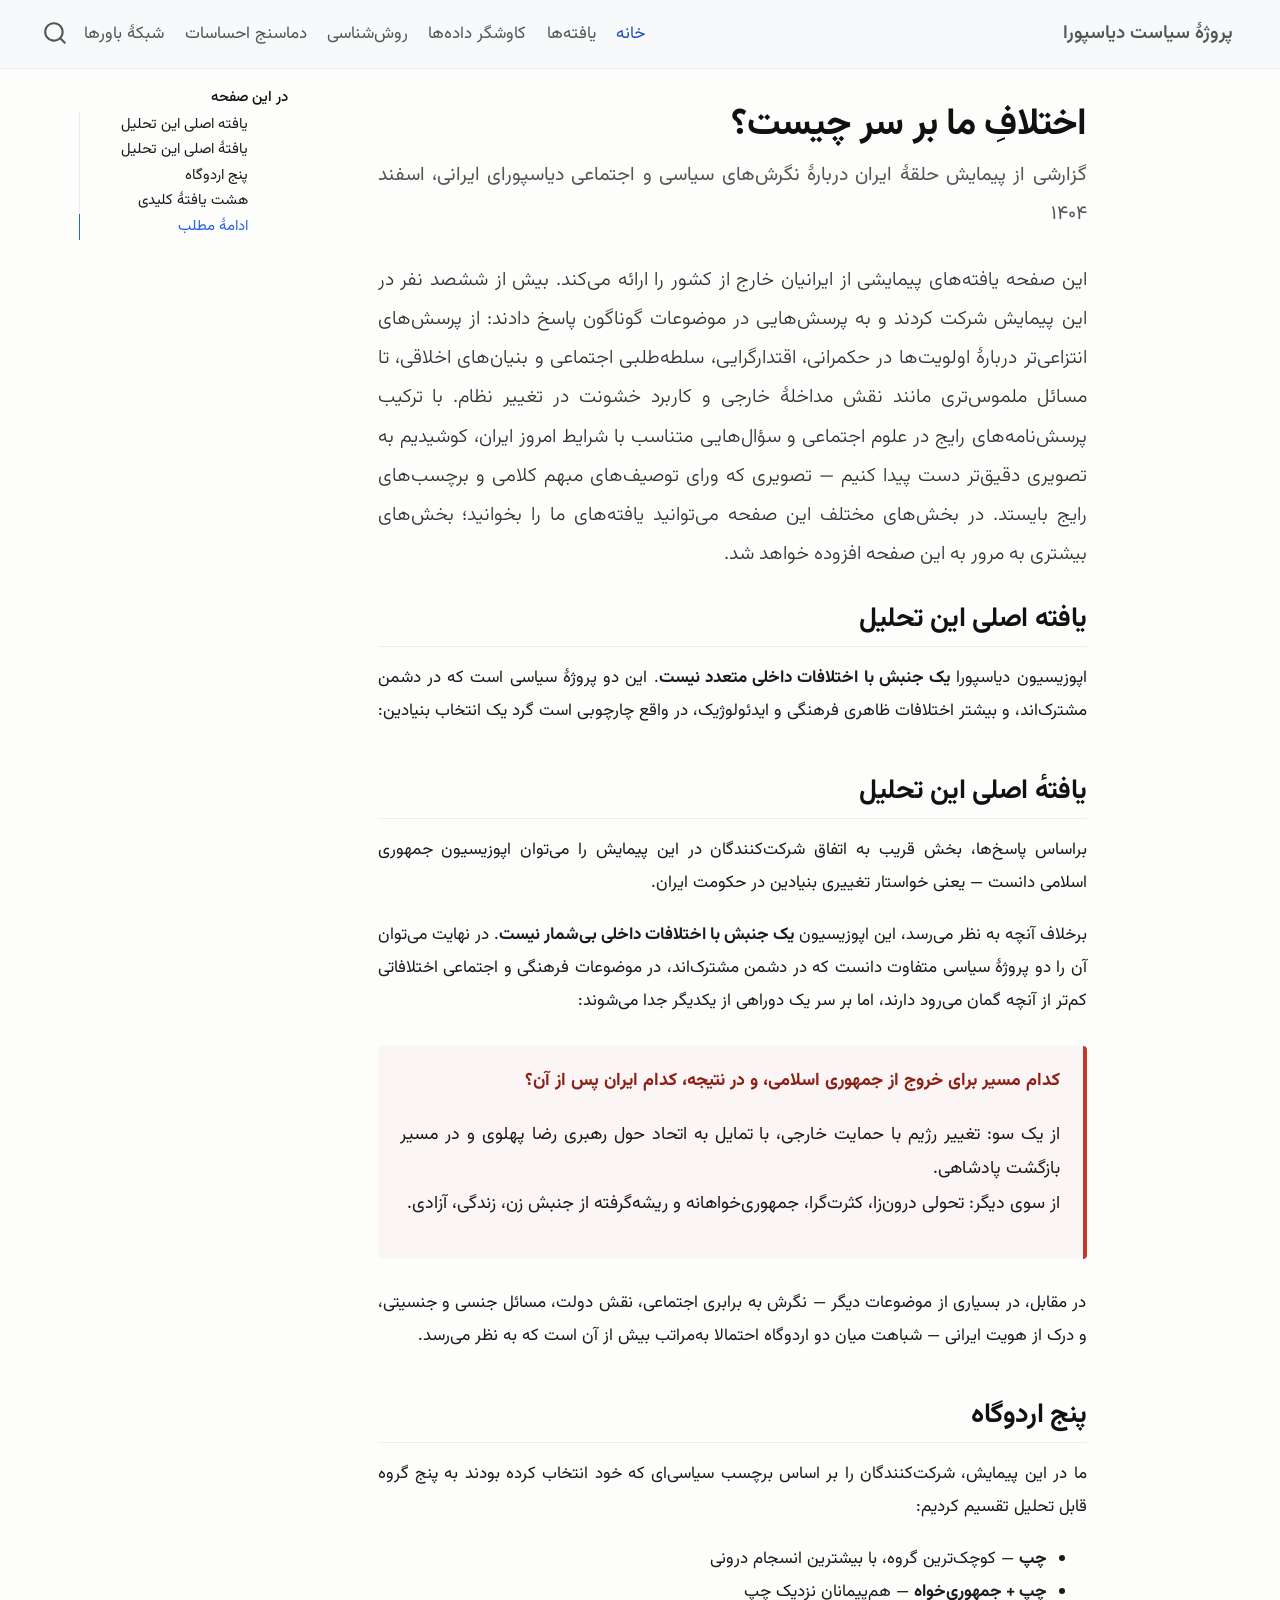
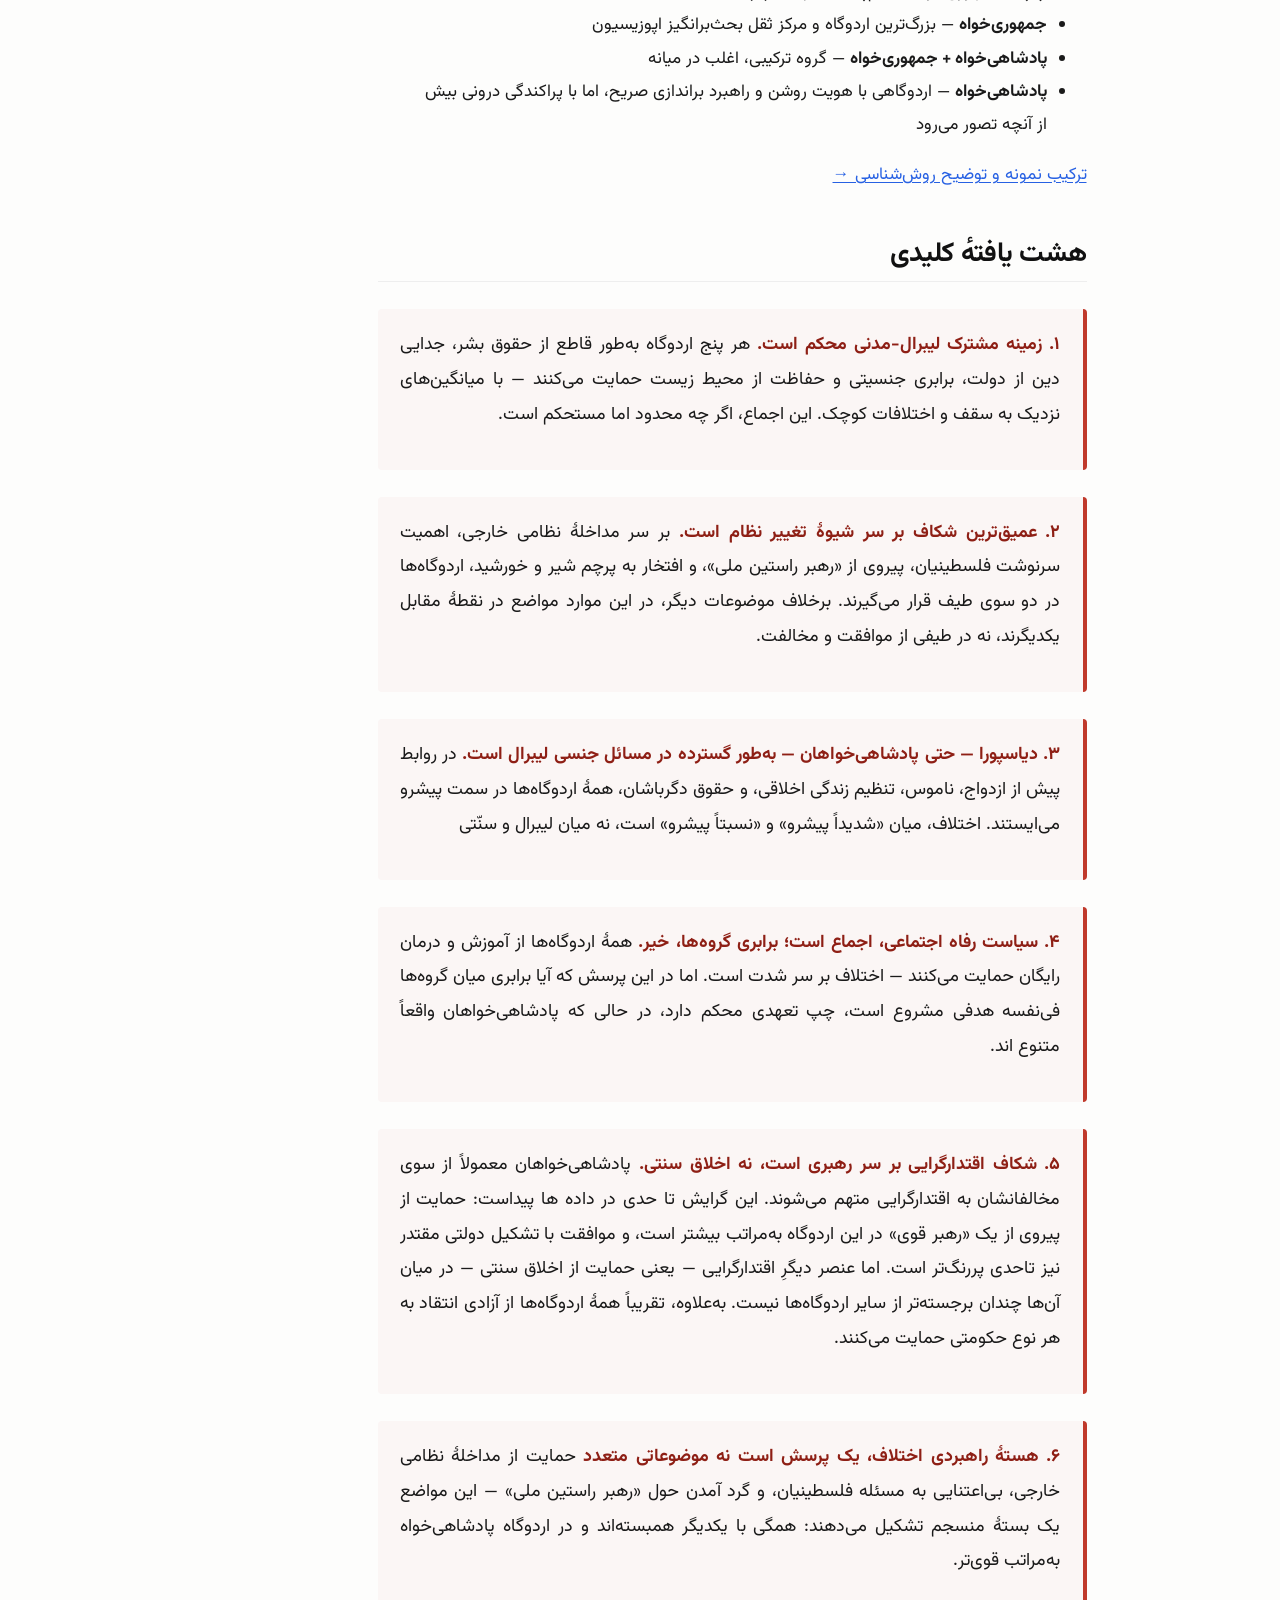
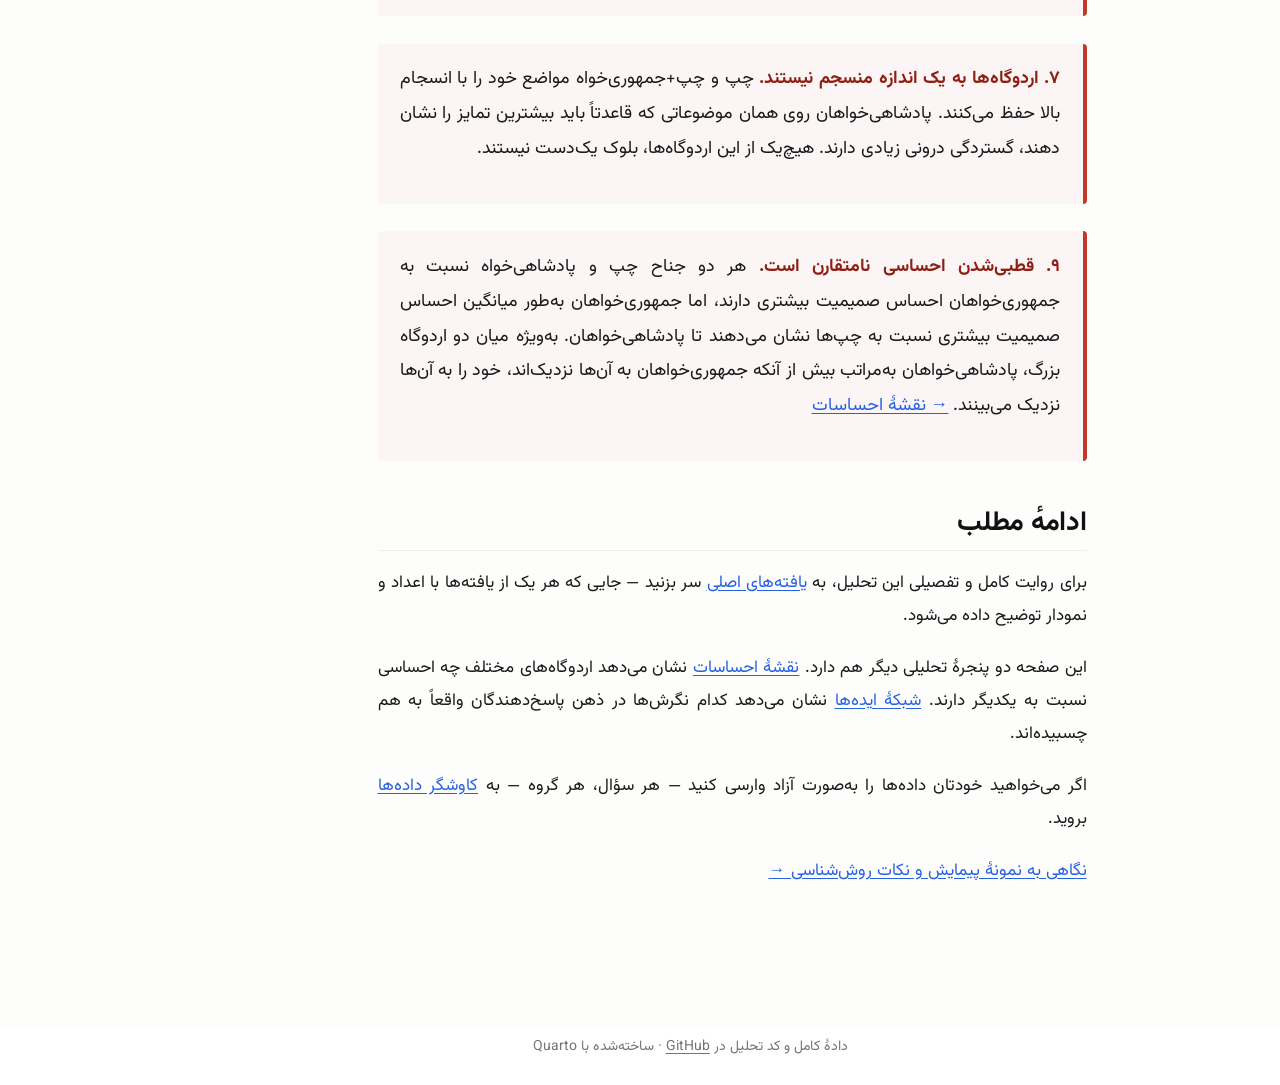
<file: index.html>
<!DOCTYPE html>
<html xmlns="http://www.w3.org/1999/xhtml" lang="fa" xml:lang="fa"><head>

<meta charset="utf-8">
<meta name="generator" content="quarto-1.4.555">

<meta name="viewport" content="width=device-width, initial-scale=1.0, user-scalable=yes">


<title>پروژهٔ سیاست دیاسپورا - اختلافِ ما بر سر چیست؟</title>
<style>
code{white-space: pre-wrap;}
span.smallcaps{font-variant: small-caps;}
div.columns{display: flex; gap: min(4vw, 1.5em);}
div.column{flex: auto; overflow-x: auto;}
div.hanging-indent{margin-left: 1.5em; text-indent: -1.5em;}
ul.task-list{list-style: none;}
ul.task-list li input[type="checkbox"] {
  width: 0.8em;
  margin: 0 0.8em 0.2em -1em; /* quarto-specific, see https://github.com/quarto-dev/quarto-cli/issues/4556 */ 
  vertical-align: middle;
}
</style>


<script src="site_libs/quarto-nav/quarto-nav.js"></script>
<script src="site_libs/clipboard/clipboard.min.js"></script>
<script src="site_libs/quarto-search/autocomplete.umd.js"></script>
<script src="site_libs/quarto-search/fuse.min.js"></script>
<script src="site_libs/quarto-search/quarto-search.js"></script>
<meta name="quarto:offset" content="./">
<script src="site_libs/quarto-html/quarto.js"></script>
<script src="site_libs/quarto-html/popper.min.js"></script>
<script src="site_libs/quarto-html/tippy.umd.min.js"></script>
<script src="site_libs/quarto-html/anchor.min.js"></script>
<link href="site_libs/quarto-html/tippy.css" rel="stylesheet">
<link href="site_libs/quarto-html/quarto-syntax-highlighting.css" rel="stylesheet" id="quarto-text-highlighting-styles">
<script src="site_libs/bootstrap/bootstrap.min.js"></script>
<link href="site_libs/bootstrap/bootstrap-icons.css" rel="stylesheet">
<link href="site_libs/bootstrap/bootstrap.min.css" rel="stylesheet" id="quarto-bootstrap" data-mode="light">
<script id="quarto-search-options" type="application/json">{
  "location": "navbar",
  "copy-button": false,
  "collapse-after": 3,
  "panel-placement": "end",
  "type": "overlay",
  "limit": 50,
  "keyboard-shortcut": [
    "f",
    "/",
    "s"
  ],
  "show-item-context": false,
  "language": {
    "search-no-results-text": "No results",
    "search-matching-documents-text": "matching documents",
    "search-copy-link-title": "Copy link to search",
    "search-hide-matches-text": "Hide additional matches",
    "search-more-match-text": "more match in this document",
    "search-more-matches-text": "more matches in this document",
    "search-clear-button-title": "Clear",
    "search-text-placeholder": "",
    "search-detached-cancel-button-title": "Cancel",
    "search-submit-button-title": "Submit",
    "search-label": "Search"
  }
}</script>
<style>html{ scroll-behavior: smooth; }</style>


<link rel="stylesheet" href="styles.css">
</head>

<body class="nav-fixed">

<div id="quarto-search-results"></div>
  <header id="quarto-header" class="headroom fixed-top">
    <nav class="navbar navbar-expand-lg " data-bs-theme="dark">
      <div class="navbar-container container-fluid">
      <div class="navbar-brand-container mx-auto">
    <a class="navbar-brand" href="./index.html">
    <span class="navbar-title">پروژهٔ سیاست دیاسپورا</span>
    </a>
  </div>
            <div id="quarto-search" class="" title="Search"></div>
          <button class="navbar-toggler" type="button" data-bs-toggle="collapse" data-bs-target="#navbarCollapse" aria-controls="navbarCollapse" aria-expanded="false" aria-label="Toggle navigation" onclick="if (window.quartoToggleHeadroom) { window.quartoToggleHeadroom(); }">
  <span class="navbar-toggler-icon"></span>
</button>
          <div class="collapse navbar-collapse" id="navbarCollapse">
            <ul class="navbar-nav navbar-nav-scroll me-auto">
  <li class="nav-item">
    <a class="nav-link active" href="./index.html" aria-current="page"> 
<span class="menu-text">خانه</span></a>
  </li>  
  <li class="nav-item">
    <a class="nav-link" href="./findings/main-findings.html"> 
<span class="menu-text">یافته‌ها</span></a>
  </li>  
  <li class="nav-item">
    <a class="nav-link" href="./explorer.html"> 
<span class="menu-text">کاوشگر داده‌ها</span></a>
  </li>  
  <li class="nav-item">
    <a class="nav-link" href="./methods.html"> 
<span class="menu-text">روش‌شناسی</span></a>
  </li>  
  <li class="nav-item">
    <a class="nav-link" href="./findings/thermometers.html"> 
<span class="menu-text">دماسنج احساسات</span></a>
  </li>  
  <li class="nav-item">
    <a class="nav-link" href="./findings/network.html"> 
<span class="menu-text">شبکهٔ باورها</span></a>
  </li>  
</ul>
          </div> <!-- /navcollapse -->
          <div class="quarto-navbar-tools">
</div>
      </div> <!-- /container-fluid -->
    </nav>
</header>
<!-- content -->
<div id="quarto-content" class="quarto-container page-columns page-rows-contents page-layout-article page-navbar">
<!-- sidebar -->
<!-- margin-sidebar -->
    <div id="quarto-margin-sidebar" class="sidebar margin-sidebar">
        <nav id="TOC" role="doc-toc" class="toc-active">
    <h2 id="toc-title">در این صفحه</h2>
   
  <ul>
  <li><a href="#یافته-اصلی-این-تحلیل" id="toc-یافته-اصلی-این-تحلیل" class="nav-link active" data-scroll-target="#یافته-اصلی-این-تحلیل">یافته اصلی این تحلیل</a></li>
  <li><a href="#یافته-اصلی-این-تحلیل-1" id="toc-یافته-اصلی-این-تحلیل-1" class="nav-link" data-scroll-target="#یافته-اصلی-این-تحلیل-1">یافتهٔ اصلی این تحلیل</a></li>
  <li><a href="#پنج-اردوگاه" id="toc-پنج-اردوگاه" class="nav-link" data-scroll-target="#پنج-اردوگاه">پنج اردوگاه</a></li>
  <li><a href="#هشت-یافته-کلیدی" id="toc-هشت-یافته-کلیدی" class="nav-link" data-scroll-target="#هشت-یافته-کلیدی">هشت یافتهٔ کلیدی</a></li>
  <li><a href="#ادامه-مطلب" id="toc-ادامه-مطلب" class="nav-link" data-scroll-target="#ادامه-مطلب">ادامهٔ مطلب</a></li>
  </ul>
</nav>
    </div>
<!-- main -->
<main class="content" id="quarto-document-content">

<header id="title-block-header" class="quarto-title-block default">
<div class="quarto-title">
<h1 class="title">اختلافِ ما بر سر چیست؟</h1>
<p class="subtitle lead">گزارشی از پیمایش حلقهٔ ایران دربارهٔ نگرش‌های سیاسی و اجتماعی دیاسپورای ایرانی، اسفند ۱۴۰۴</p>
</div>



<div class="quarto-title-meta">

    
  
    
  </div>
  


</header>


<div class="lead">
<p>این صفحه یافته‌های پیمایشی از ایرانیان خارج از کشور را ارائه می‌کند. بیش از ششصد نفر در این پیمایش شرکت کردند و به پرسش‌هایی در موضوعات گوناگون پاسخ دادند: از پرسش‌های انتزاعی‌تر دربارهٔ اولویت‌ها در حکمرانی، اقتدارگرایی، سلطه‌طلبی اجتماعی و بنیان‌های اخلاقی، تا مسائل ملموس‌تری مانند نقش مداخلهٔ خارجی و کاربرد خشونت در تغییر نظام. با ترکیب پرسش‌نامه‌های رایج در علوم اجتماعی و سؤال‌هایی متناسب با شرایط امروز ایران، کوشیدیم به تصویری دقیق‌تر دست پیدا کنیم — تصویری که ورای توصیف‌های مبهم کلامی و برچسب‌های رایج بایستد. در بخش‌های مختلف این صفحه می‌توانید یافته‌های ما را بخوانید؛ بخش‌های بیشتری به مرور به این صفحه افزوده خواهد شد.</p>
</div>
<section id="یافته-اصلی-این-تحلیل" class="level2">
<h2 class="anchored" data-anchor-id="یافته-اصلی-این-تحلیل">یافته اصلی این تحلیل</h2>
<p>اپوزیسیون دیاسپورا <strong>یک جنبش با اختلافات داخلی متعدد نیست</strong>. این دو پروژهٔ سیاسی است که در دشمن مشترک‌اند، و بیشتر اختلافات ظاهری فرهنگی و ایدئولوژیک، در واقع چارچوبی است گرد یک انتخاب بنیادین:</p>
</section>
<section id="یافته-اصلی-این-تحلیل-1" class="level2">
<h2 class="anchored" data-anchor-id="یافته-اصلی-این-تحلیل-1">یافتهٔ اصلی این تحلیل</h2>
<p>براساس پاسخ‌ها، بخش قریب به اتفاق شرکت‌کنندگان در این پیمایش را می‌توان اپوزیسیون جمهوری اسلامی دانست — یعنی خواستار تغییری بنیادین در حکومت ایران.</p>
<p>برخلاف آنچه به نظر می‌رسد، این اپوزیسیون <strong>یک جنبش با اختلافات داخلی بی‌شمار نیست</strong>. در نهایت می‌توان آن را دو پروژهٔ سیاسی متفاوت دانست که در دشمن مشترک‌اند، در موضوعات فرهنگی و اجتماعی اختلافاتی کم‌تر از آنچه گمان می‌رود دارند، اما بر سر یک دوراهی از یکدیگر جدا می‌شوند:</p>
<div class="finding">
<p><strong>کدام مسیر برای خروج از جمهوری اسلامی، و در نتیجه، کدام ایران پس از آن؟</strong></p>
<p>از یک سو: تغییر رژیم با حمایت خارجی، با تمایل به اتحاد حول رهبری رضا پهلوی و در مسیر بازگشت پادشاهی.<br>
از سوی دیگر: تحولی درون‌زا، کثرت‌گرا، جمهوری‌خواهانه و ریشه‌گرفته از جنبش زن، زندگی، آزادی.</p>
</div>
<p>در مقابل، در بسیاری از موضوعات دیگر — نگرش به برابری اجتماعی، نقش دولت، مسائل جنسی و جنسیتی، و درک از هویت ایرانی — شباهت میان دو اردوگاه احتمالا به‌مراتب بیش از آن است که به نظر می‌رسد.</p>
</section>
<section id="پنج-اردوگاه" class="level2">
<h2 class="anchored" data-anchor-id="پنج-اردوگاه">پنج اردوگاه</h2>
<p>ما در این پیمایش، شرکت‌کنندگان را بر اساس برچسب سیاسی‌ای که خود انتخاب کرده بودند به پنج گروه قابل تحلیل تقسیم کردیم:</p>
<div class="num-list">
<ul>
<li><strong>چپ</strong> — کوچک‌ترین گروه، با بیشترین انسجام درونی</li>
<li><strong>چپ + جمهوری‌خواه</strong> — هم‌پیمانان نزدیک چپ</li>
<li><strong>جمهوری‌خواه</strong> — بزرگ‌ترین اردوگاه و مرکز ثقل بحث‌برانگیز اپوزیسیون</li>
<li><strong>پادشاهی‌خواه + جمهوری‌خواه</strong> — گروه ترکیبی، اغلب در میانه</li>
<li><strong>پادشاهی‌خواه</strong> — اردوگاهی با هویت روشن و راهبرد براندازی صریح، اما با پراکندگی درونی بیش از آنچه تصور می‌رود</li>
</ul>
</div>
<p><a href="./methods.html">ترکیب نمونه و توضیح روش‌شناسی →</a></p>
</section>
<section id="هشت-یافته-کلیدی" class="level2">
<h2 class="anchored" data-anchor-id="هشت-یافته-کلیدی">هشت یافتهٔ کلیدی</h2>
<div class="finding">
<p><strong>۱. زمینه مشترک لیبرال-مدنی محکم است.</strong> هر پنج اردوگاه به‌طور قاطع از حقوق بشر، جدایی دین از دولت، برابری جنسیتی و حفاظت از محیط زیست حمایت می‌کنند — با میانگین‌های نزدیک به سقف و اختلافات کوچک. این اجماع، اگر چه محدود اما مستحکم است.</p>
</div>
<div class="finding">
<p><strong>۲. عمیق‌ترین شکاف بر سر شیوهٔ تغییر نظام است.</strong> بر سر مداخلهٔ نظامی خارجی، اهمیت سرنوشت فلسطینیان، پیروی از «رهبر راستین ملی»، و افتخار به پرچم شیر و خورشید، اردوگاه‌ها در دو سوی طیف قرار می‌گیرند. برخلاف موضوعات دیگر، در این موارد مواضع در نقطهٔ مقابل یکدیگرند، نه در طیفی از موافقت و مخالفت.</p>
</div>
<div class="finding">
<p><strong>۳. دیاسپورا — حتی پادشاهی‌خواهان — به‌طور گسترده در مسائل جنسی لیبرال است.</strong> در روابط پیش از ازدواج، ناموس، تنظیم زندگی اخلاقی، و حقوق دگرباشان، همهٔ اردوگاه‌ها در سمت پیشرو می‌ایستند. اختلاف، میان «شدیداً پیشرو» و «نسبتاً پیشرو» است، نه میان لیبرال و سنّتی</p>
</div>
<div class="finding">
<p><strong>۴. سیاست رفاه اجتماعی، اجماع است؛ برابری گروه‌ها، خیر.</strong> همهٔ اردوگاه‌ها از آموزش و درمان رایگان حمایت می‌کنند — اختلاف بر سر شدت است. اما در این پرسش که آیا برابری میان گروه‌ها فی‌نفسه هدفی مشروع است، چپ تعهدی محکم دارد، در حالی که پادشاهی‌خواهان واقعاً متنوع اند.</p>
</div>
<div class="finding">
<p><strong>۵. شکاف اقتدارگرایی بر سر رهبری است، نه اخلاق سنتی.</strong> پادشاهی‌خواهان معمولاً از سوی مخالفانشان به اقتدارگرایی متهم می‌شوند. این گرایش تا حدی در داده ها پیداست: حمایت از پیروی از یک «رهبر قوی» در این اردوگاه به‌مراتب بیشتر است، و موافقت با تشکیل دولتی مقتدر نیز تاحدی پررنگ‌تر است. اما عنصر دیگرِ اقتدارگرایی — یعنی حمایت از اخلاق سنتی — در میان آن‌ها چندان برجسته‌تر از سایر اردوگاه‌ها نیست. به‌علاوه، تقریباً همهٔ اردوگاه‌ها از آزادی انتقاد به هر نوع حکومتی حمایت می‌کنند.</p>
</div>
<div class="finding">
<p><strong>۶. هستهٔ راهبردی اختلاف، یک پرسش است نه موضوعاتی متعدد</strong> حمایت از مداخلهٔ نظامی خارجی، بی‌اعتنایی به مسئله فلسطینیان، و گرد آمدن حول «رهبر راستین ملی» — این مواضع یک بستهٔ منسجم تشکیل می‌دهند: همگی با یکدیگر همبسته‌اند و در اردوگاه پادشاهی‌خواه به‌مراتب قوی‌تر.</p>
</div>
<div class="finding">
<p><strong>۷. اردوگاه‌ها به یک اندازه منسجم نیستند.</strong> چپ و چپ+جمهوری‌خواه مواضع خود را با انسجام بالا حفظ می‌کنند. پادشاهی‌خواهان روی همان موضوعاتی که قاعدتاً باید بیشترین تمایز را نشان دهند، گستردگی درونی زیادی دارند. هیچ‌یک از این اردوگاه‌ها، بلوک یک‌دست نیستند.</p>
</div>
<div class="finding">
<p><strong>۹. قطبی‌شدن احساسی نامتقارن است.</strong> هر دو جناح چپ و پادشاهی‌خواه نسبت به جمهوری‌خواهان احساس صمیمیت بیشتری دارند، اما جمهوری‌خواهان به‌طور میانگین احساس صمیمیت بیشتری نسبت به چپ‌ها نشان می‌دهند تا پادشاهی‌خواهان. به‌ویژه میان دو اردوگاه بزرگ، پادشاهی‌خواهان به‌مراتب بیش از آنکه جمهوری‌خواهان به آن‌ها نزدیک‌اند، خود را به آن‌ها نزدیک می‌بینند. <a href="./findings/thermometers.html">→ نقشهٔ احساسات</a></p>
</div>
</section>
<section id="ادامه-مطلب" class="level2">
<h2 class="anchored" data-anchor-id="ادامه-مطلب">ادامهٔ مطلب</h2>
<p>برای روایت کامل و تفصیلی این تحلیل، به <a href="./findings/main-findings.html">یافته‌های اصلی</a> سر بزنید — جایی که هر یک از یافته‌ها با اعداد و نمودار توضیح داده می‌شود.</p>
<p>این صفحه دو پنجرهٔ تحلیلی دیگر هم دارد. <a href="./findings/thermometers.html">نقشهٔ احساسات</a> نشان می‌دهد اردوگاه‌های مختلف چه احساسی نسبت به یکدیگر دارند. <a href="./findings/network.html">شبکهٔ ایده‌ها</a> نشان می‌دهد کدام نگرش‌ها در ذهن پاسخ‌دهندگان واقعاً به هم چسبیده‌اند.</p>
<p>اگر می‌خواهید خودتان داده‌ها را به‌صورت آزاد وارسی کنید — هر سؤال، هر گروه — به <a href="./explorer.html">کاوشگر داده‌ها</a> بروید.</p>
<p><a href="./methods.html">نگاهی به نمونهٔ پیمایش و نکات روش‌شناسی →</a></p>


</section>

</main> <!-- /main -->
<script id="quarto-html-after-body" type="application/javascript">
window.document.addEventListener("DOMContentLoaded", function (event) {
  const toggleBodyColorMode = (bsSheetEl) => {
    const mode = bsSheetEl.getAttribute("data-mode");
    const bodyEl = window.document.querySelector("body");
    if (mode === "dark") {
      bodyEl.classList.add("quarto-dark");
      bodyEl.classList.remove("quarto-light");
    } else {
      bodyEl.classList.add("quarto-light");
      bodyEl.classList.remove("quarto-dark");
    }
  }
  const toggleBodyColorPrimary = () => {
    const bsSheetEl = window.document.querySelector("link#quarto-bootstrap");
    if (bsSheetEl) {
      toggleBodyColorMode(bsSheetEl);
    }
  }
  toggleBodyColorPrimary();  
  const icon = "";
  const anchorJS = new window.AnchorJS();
  anchorJS.options = {
    placement: 'right',
    icon: icon
  };
  anchorJS.add('.anchored');
  const isCodeAnnotation = (el) => {
    for (const clz of el.classList) {
      if (clz.startsWith('code-annotation-')) {                     
        return true;
      }
    }
    return false;
  }
  const clipboard = new window.ClipboardJS('.code-copy-button', {
    text: function(trigger) {
      const codeEl = trigger.previousElementSibling.cloneNode(true);
      for (const childEl of codeEl.children) {
        if (isCodeAnnotation(childEl)) {
          childEl.remove();
        }
      }
      return codeEl.innerText;
    }
  });
  clipboard.on('success', function(e) {
    // button target
    const button = e.trigger;
    // don't keep focus
    button.blur();
    // flash "checked"
    button.classList.add('code-copy-button-checked');
    var currentTitle = button.getAttribute("title");
    button.setAttribute("title", "Copied!");
    let tooltip;
    if (window.bootstrap) {
      button.setAttribute("data-bs-toggle", "tooltip");
      button.setAttribute("data-bs-placement", "left");
      button.setAttribute("data-bs-title", "Copied!");
      tooltip = new bootstrap.Tooltip(button, 
        { trigger: "manual", 
          customClass: "code-copy-button-tooltip",
          offset: [0, -8]});
      tooltip.show();    
    }
    setTimeout(function() {
      if (tooltip) {
        tooltip.hide();
        button.removeAttribute("data-bs-title");
        button.removeAttribute("data-bs-toggle");
        button.removeAttribute("data-bs-placement");
      }
      button.setAttribute("title", currentTitle);
      button.classList.remove('code-copy-button-checked');
    }, 1000);
    // clear code selection
    e.clearSelection();
  });
    var localhostRegex = new RegExp(/^(?:http|https):\/\/localhost\:?[0-9]*\//);
    var mailtoRegex = new RegExp(/^mailto:/);
      var filterRegex = new RegExp("https:\/\/The-Iran-Circle\.github\.io\/iranians_polarization\/");
    var isInternal = (href) => {
        return filterRegex.test(href) || localhostRegex.test(href) || mailtoRegex.test(href);
    }
    // Inspect non-navigation links and adorn them if external
 	var links = window.document.querySelectorAll('a[href]:not(.nav-link):not(.navbar-brand):not(.toc-action):not(.sidebar-link):not(.sidebar-item-toggle):not(.pagination-link):not(.no-external):not([aria-hidden]):not(.dropdown-item):not(.quarto-navigation-tool)');
    for (var i=0; i<links.length; i++) {
      const link = links[i];
      if (!isInternal(link.href)) {
        // undo the damage that might have been done by quarto-nav.js in the case of
        // links that we want to consider external
        if (link.dataset.originalHref !== undefined) {
          link.href = link.dataset.originalHref;
        }
      }
    }
  function tippyHover(el, contentFn, onTriggerFn, onUntriggerFn) {
    const config = {
      allowHTML: true,
      maxWidth: 500,
      delay: 100,
      arrow: false,
      appendTo: function(el) {
          return el.parentElement;
      },
      interactive: true,
      interactiveBorder: 10,
      theme: 'quarto',
      placement: 'bottom-start',
    };
    if (contentFn) {
      config.content = contentFn;
    }
    if (onTriggerFn) {
      config.onTrigger = onTriggerFn;
    }
    if (onUntriggerFn) {
      config.onUntrigger = onUntriggerFn;
    }
    window.tippy(el, config); 
  }
  const noterefs = window.document.querySelectorAll('a[role="doc-noteref"]');
  for (var i=0; i<noterefs.length; i++) {
    const ref = noterefs[i];
    tippyHover(ref, function() {
      // use id or data attribute instead here
      let href = ref.getAttribute('data-footnote-href') || ref.getAttribute('href');
      try { href = new URL(href).hash; } catch {}
      const id = href.replace(/^#\/?/, "");
      const note = window.document.getElementById(id);
      if (note) {
        return note.innerHTML;
      } else {
        return "";
      }
    });
  }
  const xrefs = window.document.querySelectorAll('a.quarto-xref');
  const processXRef = (id, note) => {
    // Strip column container classes
    const stripColumnClz = (el) => {
      el.classList.remove("page-full", "page-columns");
      if (el.children) {
        for (const child of el.children) {
          stripColumnClz(child);
        }
      }
    }
    stripColumnClz(note)
    if (id === null || id.startsWith('sec-')) {
      // Special case sections, only their first couple elements
      const container = document.createElement("div");
      if (note.children && note.children.length > 2) {
        container.appendChild(note.children[0].cloneNode(true));
        for (let i = 1; i < note.children.length; i++) {
          const child = note.children[i];
          if (child.tagName === "P" && child.innerText === "") {
            continue;
          } else {
            container.appendChild(child.cloneNode(true));
            break;
          }
        }
        if (window.Quarto?.typesetMath) {
          window.Quarto.typesetMath(container);
        }
        return container.innerHTML
      } else {
        if (window.Quarto?.typesetMath) {
          window.Quarto.typesetMath(note);
        }
        return note.innerHTML;
      }
    } else {
      // Remove any anchor links if they are present
      const anchorLink = note.querySelector('a.anchorjs-link');
      if (anchorLink) {
        anchorLink.remove();
      }
      if (window.Quarto?.typesetMath) {
        window.Quarto.typesetMath(note);
      }
      // TODO in 1.5, we should make sure this works without a callout special case
      if (note.classList.contains("callout")) {
        return note.outerHTML;
      } else {
        return note.innerHTML;
      }
    }
  }
  for (var i=0; i<xrefs.length; i++) {
    const xref = xrefs[i];
    tippyHover(xref, undefined, function(instance) {
      instance.disable();
      let url = xref.getAttribute('href');
      let hash = undefined; 
      if (url.startsWith('#')) {
        hash = url;
      } else {
        try { hash = new URL(url).hash; } catch {}
      }
      if (hash) {
        const id = hash.replace(/^#\/?/, "");
        const note = window.document.getElementById(id);
        if (note !== null) {
          try {
            const html = processXRef(id, note.cloneNode(true));
            instance.setContent(html);
          } finally {
            instance.enable();
            instance.show();
          }
        } else {
          // See if we can fetch this
          fetch(url.split('#')[0])
          .then(res => res.text())
          .then(html => {
            const parser = new DOMParser();
            const htmlDoc = parser.parseFromString(html, "text/html");
            const note = htmlDoc.getElementById(id);
            if (note !== null) {
              const html = processXRef(id, note);
              instance.setContent(html);
            } 
          }).finally(() => {
            instance.enable();
            instance.show();
          });
        }
      } else {
        // See if we can fetch a full url (with no hash to target)
        // This is a special case and we should probably do some content thinning / targeting
        fetch(url)
        .then(res => res.text())
        .then(html => {
          const parser = new DOMParser();
          const htmlDoc = parser.parseFromString(html, "text/html");
          const note = htmlDoc.querySelector('main.content');
          if (note !== null) {
            // This should only happen for chapter cross references
            // (since there is no id in the URL)
            // remove the first header
            if (note.children.length > 0 && note.children[0].tagName === "HEADER") {
              note.children[0].remove();
            }
            const html = processXRef(null, note);
            instance.setContent(html);
          } 
        }).finally(() => {
          instance.enable();
          instance.show();
        });
      }
    }, function(instance) {
    });
  }
      let selectedAnnoteEl;
      const selectorForAnnotation = ( cell, annotation) => {
        let cellAttr = 'data-code-cell="' + cell + '"';
        let lineAttr = 'data-code-annotation="' +  annotation + '"';
        const selector = 'span[' + cellAttr + '][' + lineAttr + ']';
        return selector;
      }
      const selectCodeLines = (annoteEl) => {
        const doc = window.document;
        const targetCell = annoteEl.getAttribute("data-target-cell");
        const targetAnnotation = annoteEl.getAttribute("data-target-annotation");
        const annoteSpan = window.document.querySelector(selectorForAnnotation(targetCell, targetAnnotation));
        const lines = annoteSpan.getAttribute("data-code-lines").split(",");
        const lineIds = lines.map((line) => {
          return targetCell + "-" + line;
        })
        let top = null;
        let height = null;
        let parent = null;
        if (lineIds.length > 0) {
            //compute the position of the single el (top and bottom and make a div)
            const el = window.document.getElementById(lineIds[0]);
            top = el.offsetTop;
            height = el.offsetHeight;
            parent = el.parentElement.parentElement;
          if (lineIds.length > 1) {
            const lastEl = window.document.getElementById(lineIds[lineIds.length - 1]);
            const bottom = lastEl.offsetTop + lastEl.offsetHeight;
            height = bottom - top;
          }
          if (top !== null && height !== null && parent !== null) {
            // cook up a div (if necessary) and position it 
            let div = window.document.getElementById("code-annotation-line-highlight");
            if (div === null) {
              div = window.document.createElement("div");
              div.setAttribute("id", "code-annotation-line-highlight");
              div.style.position = 'absolute';
              parent.appendChild(div);
            }
            div.style.top = top - 2 + "px";
            div.style.height = height + 4 + "px";
            div.style.left = 0;
            let gutterDiv = window.document.getElementById("code-annotation-line-highlight-gutter");
            if (gutterDiv === null) {
              gutterDiv = window.document.createElement("div");
              gutterDiv.setAttribute("id", "code-annotation-line-highlight-gutter");
              gutterDiv.style.position = 'absolute';
              const codeCell = window.document.getElementById(targetCell);
              const gutter = codeCell.querySelector('.code-annotation-gutter');
              gutter.appendChild(gutterDiv);
            }
            gutterDiv.style.top = top - 2 + "px";
            gutterDiv.style.height = height + 4 + "px";
          }
          selectedAnnoteEl = annoteEl;
        }
      };
      const unselectCodeLines = () => {
        const elementsIds = ["code-annotation-line-highlight", "code-annotation-line-highlight-gutter"];
        elementsIds.forEach((elId) => {
          const div = window.document.getElementById(elId);
          if (div) {
            div.remove();
          }
        });
        selectedAnnoteEl = undefined;
      };
        // Handle positioning of the toggle
    window.addEventListener(
      "resize",
      throttle(() => {
        elRect = undefined;
        if (selectedAnnoteEl) {
          selectCodeLines(selectedAnnoteEl);
        }
      }, 10)
    );
    function throttle(fn, ms) {
    let throttle = false;
    let timer;
      return (...args) => {
        if(!throttle) { // first call gets through
            fn.apply(this, args);
            throttle = true;
        } else { // all the others get throttled
            if(timer) clearTimeout(timer); // cancel #2
            timer = setTimeout(() => {
              fn.apply(this, args);
              timer = throttle = false;
            }, ms);
        }
      };
    }
      // Attach click handler to the DT
      const annoteDls = window.document.querySelectorAll('dt[data-target-cell]');
      for (const annoteDlNode of annoteDls) {
        annoteDlNode.addEventListener('click', (event) => {
          const clickedEl = event.target;
          if (clickedEl !== selectedAnnoteEl) {
            unselectCodeLines();
            const activeEl = window.document.querySelector('dt[data-target-cell].code-annotation-active');
            if (activeEl) {
              activeEl.classList.remove('code-annotation-active');
            }
            selectCodeLines(clickedEl);
            clickedEl.classList.add('code-annotation-active');
          } else {
            // Unselect the line
            unselectCodeLines();
            clickedEl.classList.remove('code-annotation-active');
          }
        });
      }
  const findCites = (el) => {
    const parentEl = el.parentElement;
    if (parentEl) {
      const cites = parentEl.dataset.cites;
      if (cites) {
        return {
          el,
          cites: cites.split(' ')
        };
      } else {
        return findCites(el.parentElement)
      }
    } else {
      return undefined;
    }
  };
  var bibliorefs = window.document.querySelectorAll('a[role="doc-biblioref"]');
  for (var i=0; i<bibliorefs.length; i++) {
    const ref = bibliorefs[i];
    const citeInfo = findCites(ref);
    if (citeInfo) {
      tippyHover(citeInfo.el, function() {
        var popup = window.document.createElement('div');
        citeInfo.cites.forEach(function(cite) {
          var citeDiv = window.document.createElement('div');
          citeDiv.classList.add('hanging-indent');
          citeDiv.classList.add('csl-entry');
          var biblioDiv = window.document.getElementById('ref-' + cite);
          if (biblioDiv) {
            citeDiv.innerHTML = biblioDiv.innerHTML;
          }
          popup.appendChild(citeDiv);
        });
        return popup.innerHTML;
      });
    }
  }
});
</script>
</div> <!-- /content -->
<footer class="footer">
  <div class="nav-footer">
    <div class="nav-footer-left">
      &nbsp;
    </div>   
    <div class="nav-footer-center">
<p>دادهٔ کامل و کد تحلیل در <a href="https://github.com/">GitHub</a> · ساخته‌شده با Quarto</p>
</div>
    <div class="nav-footer-right">
      &nbsp;
    </div>
  </div>
</footer>




<script src="site_libs/quarto-html/zenscroll-min.js"></script>
</body></html>
</file>
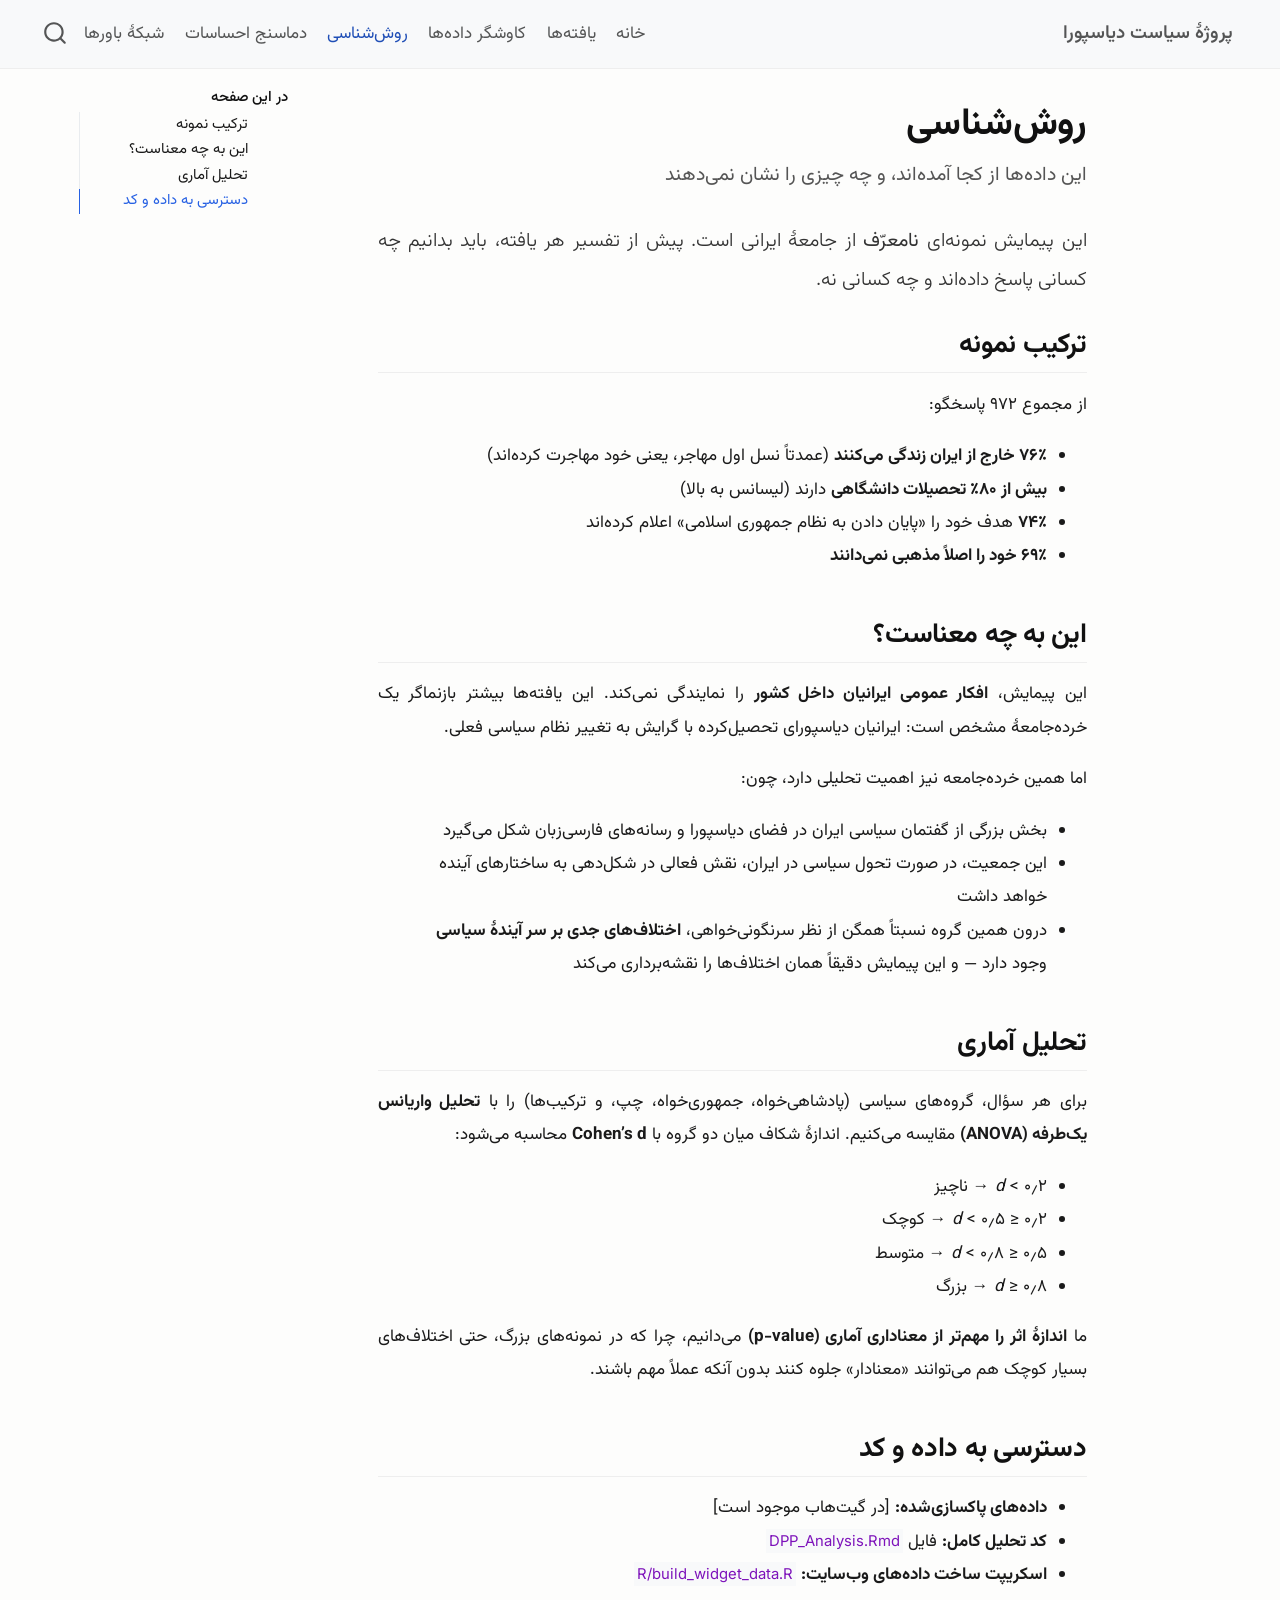
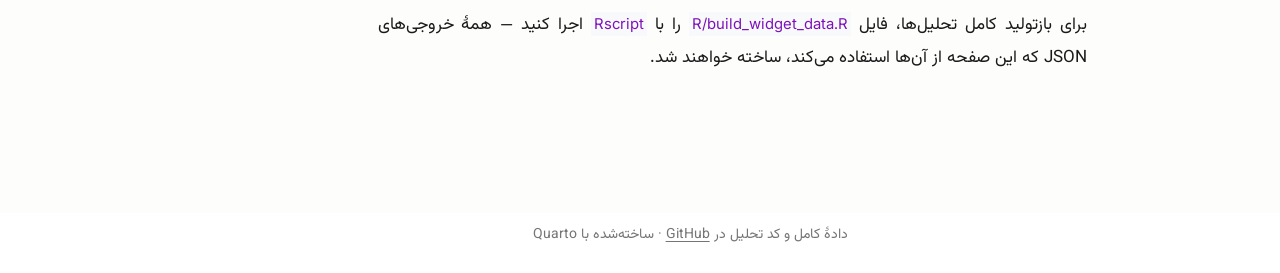
<file: methods.html>
<!DOCTYPE html>
<html xmlns="http://www.w3.org/1999/xhtml" lang="fa" xml:lang="fa"><head>

<meta charset="utf-8">
<meta name="generator" content="quarto-1.4.555">

<meta name="viewport" content="width=device-width, initial-scale=1.0, user-scalable=yes">


<title>پروژهٔ سیاست دیاسپورا - روش‌شناسی</title>
<style>
code{white-space: pre-wrap;}
span.smallcaps{font-variant: small-caps;}
div.columns{display: flex; gap: min(4vw, 1.5em);}
div.column{flex: auto; overflow-x: auto;}
div.hanging-indent{margin-left: 1.5em; text-indent: -1.5em;}
ul.task-list{list-style: none;}
ul.task-list li input[type="checkbox"] {
  width: 0.8em;
  margin: 0 0.8em 0.2em -1em; /* quarto-specific, see https://github.com/quarto-dev/quarto-cli/issues/4556 */ 
  vertical-align: middle;
}
</style>


<script src="site_libs/quarto-nav/quarto-nav.js"></script>
<script src="site_libs/clipboard/clipboard.min.js"></script>
<script src="site_libs/quarto-search/autocomplete.umd.js"></script>
<script src="site_libs/quarto-search/fuse.min.js"></script>
<script src="site_libs/quarto-search/quarto-search.js"></script>
<meta name="quarto:offset" content="./">
<script src="site_libs/quarto-html/quarto.js"></script>
<script src="site_libs/quarto-html/popper.min.js"></script>
<script src="site_libs/quarto-html/tippy.umd.min.js"></script>
<script src="site_libs/quarto-html/anchor.min.js"></script>
<link href="site_libs/quarto-html/tippy.css" rel="stylesheet">
<link href="site_libs/quarto-html/quarto-syntax-highlighting.css" rel="stylesheet" id="quarto-text-highlighting-styles">
<script src="site_libs/bootstrap/bootstrap.min.js"></script>
<link href="site_libs/bootstrap/bootstrap-icons.css" rel="stylesheet">
<link href="site_libs/bootstrap/bootstrap.min.css" rel="stylesheet" id="quarto-bootstrap" data-mode="light">
<script id="quarto-search-options" type="application/json">{
  "location": "navbar",
  "copy-button": false,
  "collapse-after": 3,
  "panel-placement": "end",
  "type": "overlay",
  "limit": 50,
  "keyboard-shortcut": [
    "f",
    "/",
    "s"
  ],
  "show-item-context": false,
  "language": {
    "search-no-results-text": "No results",
    "search-matching-documents-text": "matching documents",
    "search-copy-link-title": "Copy link to search",
    "search-hide-matches-text": "Hide additional matches",
    "search-more-match-text": "more match in this document",
    "search-more-matches-text": "more matches in this document",
    "search-clear-button-title": "Clear",
    "search-text-placeholder": "",
    "search-detached-cancel-button-title": "Cancel",
    "search-submit-button-title": "Submit",
    "search-label": "Search"
  }
}</script>
<style>html{ scroll-behavior: smooth; }</style>


<link rel="stylesheet" href="styles.css">
</head>

<body class="nav-fixed">

<div id="quarto-search-results"></div>
  <header id="quarto-header" class="headroom fixed-top">
    <nav class="navbar navbar-expand-lg " data-bs-theme="dark">
      <div class="navbar-container container-fluid">
      <div class="navbar-brand-container mx-auto">
    <a class="navbar-brand" href="./index.html">
    <span class="navbar-title">پروژهٔ سیاست دیاسپورا</span>
    </a>
  </div>
            <div id="quarto-search" class="" title="Search"></div>
          <button class="navbar-toggler" type="button" data-bs-toggle="collapse" data-bs-target="#navbarCollapse" aria-controls="navbarCollapse" aria-expanded="false" aria-label="Toggle navigation" onclick="if (window.quartoToggleHeadroom) { window.quartoToggleHeadroom(); }">
  <span class="navbar-toggler-icon"></span>
</button>
          <div class="collapse navbar-collapse" id="navbarCollapse">
            <ul class="navbar-nav navbar-nav-scroll me-auto">
  <li class="nav-item">
    <a class="nav-link" href="./index.html"> 
<span class="menu-text">خانه</span></a>
  </li>  
  <li class="nav-item">
    <a class="nav-link" href="./findings/main-findings.html"> 
<span class="menu-text">یافته‌ها</span></a>
  </li>  
  <li class="nav-item">
    <a class="nav-link" href="./explorer.html"> 
<span class="menu-text">کاوشگر داده‌ها</span></a>
  </li>  
  <li class="nav-item">
    <a class="nav-link active" href="./methods.html" aria-current="page"> 
<span class="menu-text">روش‌شناسی</span></a>
  </li>  
  <li class="nav-item">
    <a class="nav-link" href="./findings/thermometers.html"> 
<span class="menu-text">دماسنج احساسات</span></a>
  </li>  
  <li class="nav-item">
    <a class="nav-link" href="./findings/network.html"> 
<span class="menu-text">شبکهٔ باورها</span></a>
  </li>  
</ul>
          </div> <!-- /navcollapse -->
          <div class="quarto-navbar-tools">
</div>
      </div> <!-- /container-fluid -->
    </nav>
</header>
<!-- content -->
<div id="quarto-content" class="quarto-container page-columns page-rows-contents page-layout-article page-navbar">
<!-- sidebar -->
<!-- margin-sidebar -->
    <div id="quarto-margin-sidebar" class="sidebar margin-sidebar">
        <nav id="TOC" role="doc-toc" class="toc-active">
    <h2 id="toc-title">در این صفحه</h2>
   
  <ul>
  <li><a href="#ترکیب-نمونه" id="toc-ترکیب-نمونه" class="nav-link active" data-scroll-target="#ترکیب-نمونه">ترکیب نمونه</a></li>
  <li><a href="#این-به-چه-معناست" id="toc-این-به-چه-معناست" class="nav-link" data-scroll-target="#این-به-چه-معناست">این به چه معناست؟</a></li>
  <li><a href="#تحلیل-آماری" id="toc-تحلیل-آماری" class="nav-link" data-scroll-target="#تحلیل-آماری">تحلیل آماری</a></li>
  <li><a href="#دسترسی-به-داده-و-کد" id="toc-دسترسی-به-داده-و-کد" class="nav-link" data-scroll-target="#دسترسی-به-داده-و-کد">دسترسی به داده و کد</a></li>
  </ul>
</nav>
    </div>
<!-- main -->
<main class="content" id="quarto-document-content">

<header id="title-block-header" class="quarto-title-block default">
<div class="quarto-title">
<h1 class="title">روش‌شناسی</h1>
<p class="subtitle lead">این داده‌ها از کجا آمده‌اند، و چه چیزی را نشان نمی‌دهند</p>
</div>



<div class="quarto-title-meta">

    
  
    
  </div>
  


</header>


<div class="lead">
<p>این پیمایش نمونه‌ای <strong>نامعرّف</strong> از جامعهٔ ایرانی است. پیش از تفسیر هر یافته، باید بدانیم چه کسانی پاسخ داده‌اند و چه کسانی نه.</p>
</div>
<section id="ترکیب-نمونه" class="level2">
<h2 class="anchored" data-anchor-id="ترکیب-نمونه">ترکیب نمونه</h2>
<p>از مجموع ۹۷۲ پاسخگو:</p>
<ul>
<li><strong>۷۶٪ خارج از ایران زندگی می‌کنند</strong> (عمدتاً نسل اول مهاجر، یعنی خود مهاجرت کرده‌اند)</li>
<li><strong>بیش از ۸۰٪ تحصیلات دانشگاهی</strong> دارند (لیسانس به بالا)</li>
<li><strong>۷۴٪</strong> هدف خود را «پایان دادن به نظام جمهوری اسلامی» اعلام کرده‌اند</li>
<li><strong>۶۹٪ خود را اصلاً مذهبی نمی‌دانند</strong></li>
</ul>
</section>
<section id="این-به-چه-معناست" class="level2">
<h2 class="anchored" data-anchor-id="این-به-چه-معناست">این به چه معناست؟</h2>
<p>این پیمایش، <strong>افکار عمومی ایرانیان داخل کشور</strong> را نمایندگی نمی‌کند. این یافته‌ها بیشتر بازنماگر یک خرده‌جامعهٔ مشخص است: ایرانیان دیاسپورای تحصیل‌کرده با گرایش به تغییر نظام سیاسی فعلی.</p>
<p>اما همین خرده‌جامعه نیز اهمیت تحلیلی دارد، چون:</p>
<ul>
<li>بخش بزرگی از گفتمان سیاسی ایران در فضای دیاسپورا و رسانه‌های فارسی‌زبان شکل می‌گیرد</li>
<li>این جمعیت، در صورت تحول سیاسی در ایران، نقش فعالی در شکل‌دهی به ساختارهای آینده خواهد داشت</li>
<li>درون همین گروه نسبتاً همگن از نظر سرنگونی‌خواهی، <strong>اختلاف‌های جدی بر سر آیندهٔ سیاسی</strong> وجود دارد — و این پیمایش دقیقاً همان اختلاف‌ها را نقشه‌برداری می‌کند</li>
</ul>
</section>
<section id="تحلیل-آماری" class="level2">
<h2 class="anchored" data-anchor-id="تحلیل-آماری">تحلیل آماری</h2>
<p>برای هر سؤال، گروه‌های سیاسی (پادشاهی‌خواه، جمهوری‌خواه، چپ، و ترکیب‌ها) را با <strong>تحلیل واریانس یک‌طرفه (ANOVA)</strong> مقایسه می‌کنیم. اندازهٔ شکاف میان دو گروه با <strong>Cohen’s d</strong> محاسبه می‌شود:</p>
<ul>
<li><em>d</em> &lt; ۰٫۲ → ناچیز</li>
<li>۰٫۲ ≤ <em>d</em> &lt; ۰٫۵ → کوچک</li>
<li>۰٫۵ ≤ <em>d</em> &lt; ۰٫۸ → متوسط</li>
<li><em>d</em> ≥ ۰٫۸ → بزرگ</li>
</ul>
<p>ما <strong>اندازهٔ اثر را مهم‌تر از معناداری آماری (p-value)</strong> می‌دانیم، چرا که در نمونه‌های بزرگ، حتی اختلاف‌های بسیار کوچک هم می‌توانند «معنادار» جلوه کنند بدون آنکه عملاً مهم باشند.</p>
</section>
<section id="دسترسی-به-داده-و-کد" class="level2">
<h2 class="anchored" data-anchor-id="دسترسی-به-داده-و-کد">دسترسی به داده و کد</h2>
<ul>
<li><strong>داده‌های پاکسازی‌شده:</strong> [در گیت‌هاب موجود است]</li>
<li><strong>کد تحلیل کامل:</strong> فایل <code>DPP_Analysis.Rmd</code></li>
<li><strong>اسکریپت ساخت داده‌های وب‌سایت:</strong> <code>R/build_widget_data.R</code></li>
</ul>
<p>برای بازتولید کامل تحلیل‌ها، فایل <code>R/build_widget_data.R</code> را با <code>Rscript</code> اجرا کنید — همهٔ خروجی‌های JSON که این صفحه از آن‌ها استفاده می‌کند، ساخته خواهند شد.</p>


</section>

</main> <!-- /main -->
<script id="quarto-html-after-body" type="application/javascript">
window.document.addEventListener("DOMContentLoaded", function (event) {
  const toggleBodyColorMode = (bsSheetEl) => {
    const mode = bsSheetEl.getAttribute("data-mode");
    const bodyEl = window.document.querySelector("body");
    if (mode === "dark") {
      bodyEl.classList.add("quarto-dark");
      bodyEl.classList.remove("quarto-light");
    } else {
      bodyEl.classList.add("quarto-light");
      bodyEl.classList.remove("quarto-dark");
    }
  }
  const toggleBodyColorPrimary = () => {
    const bsSheetEl = window.document.querySelector("link#quarto-bootstrap");
    if (bsSheetEl) {
      toggleBodyColorMode(bsSheetEl);
    }
  }
  toggleBodyColorPrimary();  
  const icon = "";
  const anchorJS = new window.AnchorJS();
  anchorJS.options = {
    placement: 'right',
    icon: icon
  };
  anchorJS.add('.anchored');
  const isCodeAnnotation = (el) => {
    for (const clz of el.classList) {
      if (clz.startsWith('code-annotation-')) {                     
        return true;
      }
    }
    return false;
  }
  const clipboard = new window.ClipboardJS('.code-copy-button', {
    text: function(trigger) {
      const codeEl = trigger.previousElementSibling.cloneNode(true);
      for (const childEl of codeEl.children) {
        if (isCodeAnnotation(childEl)) {
          childEl.remove();
        }
      }
      return codeEl.innerText;
    }
  });
  clipboard.on('success', function(e) {
    // button target
    const button = e.trigger;
    // don't keep focus
    button.blur();
    // flash "checked"
    button.classList.add('code-copy-button-checked');
    var currentTitle = button.getAttribute("title");
    button.setAttribute("title", "Copied!");
    let tooltip;
    if (window.bootstrap) {
      button.setAttribute("data-bs-toggle", "tooltip");
      button.setAttribute("data-bs-placement", "left");
      button.setAttribute("data-bs-title", "Copied!");
      tooltip = new bootstrap.Tooltip(button, 
        { trigger: "manual", 
          customClass: "code-copy-button-tooltip",
          offset: [0, -8]});
      tooltip.show();    
    }
    setTimeout(function() {
      if (tooltip) {
        tooltip.hide();
        button.removeAttribute("data-bs-title");
        button.removeAttribute("data-bs-toggle");
        button.removeAttribute("data-bs-placement");
      }
      button.setAttribute("title", currentTitle);
      button.classList.remove('code-copy-button-checked');
    }, 1000);
    // clear code selection
    e.clearSelection();
  });
    var localhostRegex = new RegExp(/^(?:http|https):\/\/localhost\:?[0-9]*\//);
    var mailtoRegex = new RegExp(/^mailto:/);
      var filterRegex = new RegExp("https:\/\/The-Iran-Circle\.github\.io\/iranians_polarization\/");
    var isInternal = (href) => {
        return filterRegex.test(href) || localhostRegex.test(href) || mailtoRegex.test(href);
    }
    // Inspect non-navigation links and adorn them if external
 	var links = window.document.querySelectorAll('a[href]:not(.nav-link):not(.navbar-brand):not(.toc-action):not(.sidebar-link):not(.sidebar-item-toggle):not(.pagination-link):not(.no-external):not([aria-hidden]):not(.dropdown-item):not(.quarto-navigation-tool)');
    for (var i=0; i<links.length; i++) {
      const link = links[i];
      if (!isInternal(link.href)) {
        // undo the damage that might have been done by quarto-nav.js in the case of
        // links that we want to consider external
        if (link.dataset.originalHref !== undefined) {
          link.href = link.dataset.originalHref;
        }
      }
    }
  function tippyHover(el, contentFn, onTriggerFn, onUntriggerFn) {
    const config = {
      allowHTML: true,
      maxWidth: 500,
      delay: 100,
      arrow: false,
      appendTo: function(el) {
          return el.parentElement;
      },
      interactive: true,
      interactiveBorder: 10,
      theme: 'quarto',
      placement: 'bottom-start',
    };
    if (contentFn) {
      config.content = contentFn;
    }
    if (onTriggerFn) {
      config.onTrigger = onTriggerFn;
    }
    if (onUntriggerFn) {
      config.onUntrigger = onUntriggerFn;
    }
    window.tippy(el, config); 
  }
  const noterefs = window.document.querySelectorAll('a[role="doc-noteref"]');
  for (var i=0; i<noterefs.length; i++) {
    const ref = noterefs[i];
    tippyHover(ref, function() {
      // use id or data attribute instead here
      let href = ref.getAttribute('data-footnote-href') || ref.getAttribute('href');
      try { href = new URL(href).hash; } catch {}
      const id = href.replace(/^#\/?/, "");
      const note = window.document.getElementById(id);
      if (note) {
        return note.innerHTML;
      } else {
        return "";
      }
    });
  }
  const xrefs = window.document.querySelectorAll('a.quarto-xref');
  const processXRef = (id, note) => {
    // Strip column container classes
    const stripColumnClz = (el) => {
      el.classList.remove("page-full", "page-columns");
      if (el.children) {
        for (const child of el.children) {
          stripColumnClz(child);
        }
      }
    }
    stripColumnClz(note)
    if (id === null || id.startsWith('sec-')) {
      // Special case sections, only their first couple elements
      const container = document.createElement("div");
      if (note.children && note.children.length > 2) {
        container.appendChild(note.children[0].cloneNode(true));
        for (let i = 1; i < note.children.length; i++) {
          const child = note.children[i];
          if (child.tagName === "P" && child.innerText === "") {
            continue;
          } else {
            container.appendChild(child.cloneNode(true));
            break;
          }
        }
        if (window.Quarto?.typesetMath) {
          window.Quarto.typesetMath(container);
        }
        return container.innerHTML
      } else {
        if (window.Quarto?.typesetMath) {
          window.Quarto.typesetMath(note);
        }
        return note.innerHTML;
      }
    } else {
      // Remove any anchor links if they are present
      const anchorLink = note.querySelector('a.anchorjs-link');
      if (anchorLink) {
        anchorLink.remove();
      }
      if (window.Quarto?.typesetMath) {
        window.Quarto.typesetMath(note);
      }
      // TODO in 1.5, we should make sure this works without a callout special case
      if (note.classList.contains("callout")) {
        return note.outerHTML;
      } else {
        return note.innerHTML;
      }
    }
  }
  for (var i=0; i<xrefs.length; i++) {
    const xref = xrefs[i];
    tippyHover(xref, undefined, function(instance) {
      instance.disable();
      let url = xref.getAttribute('href');
      let hash = undefined; 
      if (url.startsWith('#')) {
        hash = url;
      } else {
        try { hash = new URL(url).hash; } catch {}
      }
      if (hash) {
        const id = hash.replace(/^#\/?/, "");
        const note = window.document.getElementById(id);
        if (note !== null) {
          try {
            const html = processXRef(id, note.cloneNode(true));
            instance.setContent(html);
          } finally {
            instance.enable();
            instance.show();
          }
        } else {
          // See if we can fetch this
          fetch(url.split('#')[0])
          .then(res => res.text())
          .then(html => {
            const parser = new DOMParser();
            const htmlDoc = parser.parseFromString(html, "text/html");
            const note = htmlDoc.getElementById(id);
            if (note !== null) {
              const html = processXRef(id, note);
              instance.setContent(html);
            } 
          }).finally(() => {
            instance.enable();
            instance.show();
          });
        }
      } else {
        // See if we can fetch a full url (with no hash to target)
        // This is a special case and we should probably do some content thinning / targeting
        fetch(url)
        .then(res => res.text())
        .then(html => {
          const parser = new DOMParser();
          const htmlDoc = parser.parseFromString(html, "text/html");
          const note = htmlDoc.querySelector('main.content');
          if (note !== null) {
            // This should only happen for chapter cross references
            // (since there is no id in the URL)
            // remove the first header
            if (note.children.length > 0 && note.children[0].tagName === "HEADER") {
              note.children[0].remove();
            }
            const html = processXRef(null, note);
            instance.setContent(html);
          } 
        }).finally(() => {
          instance.enable();
          instance.show();
        });
      }
    }, function(instance) {
    });
  }
      let selectedAnnoteEl;
      const selectorForAnnotation = ( cell, annotation) => {
        let cellAttr = 'data-code-cell="' + cell + '"';
        let lineAttr = 'data-code-annotation="' +  annotation + '"';
        const selector = 'span[' + cellAttr + '][' + lineAttr + ']';
        return selector;
      }
      const selectCodeLines = (annoteEl) => {
        const doc = window.document;
        const targetCell = annoteEl.getAttribute("data-target-cell");
        const targetAnnotation = annoteEl.getAttribute("data-target-annotation");
        const annoteSpan = window.document.querySelector(selectorForAnnotation(targetCell, targetAnnotation));
        const lines = annoteSpan.getAttribute("data-code-lines").split(",");
        const lineIds = lines.map((line) => {
          return targetCell + "-" + line;
        })
        let top = null;
        let height = null;
        let parent = null;
        if (lineIds.length > 0) {
            //compute the position of the single el (top and bottom and make a div)
            const el = window.document.getElementById(lineIds[0]);
            top = el.offsetTop;
            height = el.offsetHeight;
            parent = el.parentElement.parentElement;
          if (lineIds.length > 1) {
            const lastEl = window.document.getElementById(lineIds[lineIds.length - 1]);
            const bottom = lastEl.offsetTop + lastEl.offsetHeight;
            height = bottom - top;
          }
          if (top !== null && height !== null && parent !== null) {
            // cook up a div (if necessary) and position it 
            let div = window.document.getElementById("code-annotation-line-highlight");
            if (div === null) {
              div = window.document.createElement("div");
              div.setAttribute("id", "code-annotation-line-highlight");
              div.style.position = 'absolute';
              parent.appendChild(div);
            }
            div.style.top = top - 2 + "px";
            div.style.height = height + 4 + "px";
            div.style.left = 0;
            let gutterDiv = window.document.getElementById("code-annotation-line-highlight-gutter");
            if (gutterDiv === null) {
              gutterDiv = window.document.createElement("div");
              gutterDiv.setAttribute("id", "code-annotation-line-highlight-gutter");
              gutterDiv.style.position = 'absolute';
              const codeCell = window.document.getElementById(targetCell);
              const gutter = codeCell.querySelector('.code-annotation-gutter');
              gutter.appendChild(gutterDiv);
            }
            gutterDiv.style.top = top - 2 + "px";
            gutterDiv.style.height = height + 4 + "px";
          }
          selectedAnnoteEl = annoteEl;
        }
      };
      const unselectCodeLines = () => {
        const elementsIds = ["code-annotation-line-highlight", "code-annotation-line-highlight-gutter"];
        elementsIds.forEach((elId) => {
          const div = window.document.getElementById(elId);
          if (div) {
            div.remove();
          }
        });
        selectedAnnoteEl = undefined;
      };
        // Handle positioning of the toggle
    window.addEventListener(
      "resize",
      throttle(() => {
        elRect = undefined;
        if (selectedAnnoteEl) {
          selectCodeLines(selectedAnnoteEl);
        }
      }, 10)
    );
    function throttle(fn, ms) {
    let throttle = false;
    let timer;
      return (...args) => {
        if(!throttle) { // first call gets through
            fn.apply(this, args);
            throttle = true;
        } else { // all the others get throttled
            if(timer) clearTimeout(timer); // cancel #2
            timer = setTimeout(() => {
              fn.apply(this, args);
              timer = throttle = false;
            }, ms);
        }
      };
    }
      // Attach click handler to the DT
      const annoteDls = window.document.querySelectorAll('dt[data-target-cell]');
      for (const annoteDlNode of annoteDls) {
        annoteDlNode.addEventListener('click', (event) => {
          const clickedEl = event.target;
          if (clickedEl !== selectedAnnoteEl) {
            unselectCodeLines();
            const activeEl = window.document.querySelector('dt[data-target-cell].code-annotation-active');
            if (activeEl) {
              activeEl.classList.remove('code-annotation-active');
            }
            selectCodeLines(clickedEl);
            clickedEl.classList.add('code-annotation-active');
          } else {
            // Unselect the line
            unselectCodeLines();
            clickedEl.classList.remove('code-annotation-active');
          }
        });
      }
  const findCites = (el) => {
    const parentEl = el.parentElement;
    if (parentEl) {
      const cites = parentEl.dataset.cites;
      if (cites) {
        return {
          el,
          cites: cites.split(' ')
        };
      } else {
        return findCites(el.parentElement)
      }
    } else {
      return undefined;
    }
  };
  var bibliorefs = window.document.querySelectorAll('a[role="doc-biblioref"]');
  for (var i=0; i<bibliorefs.length; i++) {
    const ref = bibliorefs[i];
    const citeInfo = findCites(ref);
    if (citeInfo) {
      tippyHover(citeInfo.el, function() {
        var popup = window.document.createElement('div');
        citeInfo.cites.forEach(function(cite) {
          var citeDiv = window.document.createElement('div');
          citeDiv.classList.add('hanging-indent');
          citeDiv.classList.add('csl-entry');
          var biblioDiv = window.document.getElementById('ref-' + cite);
          if (biblioDiv) {
            citeDiv.innerHTML = biblioDiv.innerHTML;
          }
          popup.appendChild(citeDiv);
        });
        return popup.innerHTML;
      });
    }
  }
});
</script>
</div> <!-- /content -->
<footer class="footer">
  <div class="nav-footer">
    <div class="nav-footer-left">
      &nbsp;
    </div>   
    <div class="nav-footer-center">
<p>دادهٔ کامل و کد تحلیل در <a href="https://github.com/">GitHub</a> · ساخته‌شده با Quarto</p>
</div>
    <div class="nav-footer-right">
      &nbsp;
    </div>
  </div>
</footer>




<script src="site_libs/quarto-html/zenscroll-min.js"></script>
</body></html>
</file>
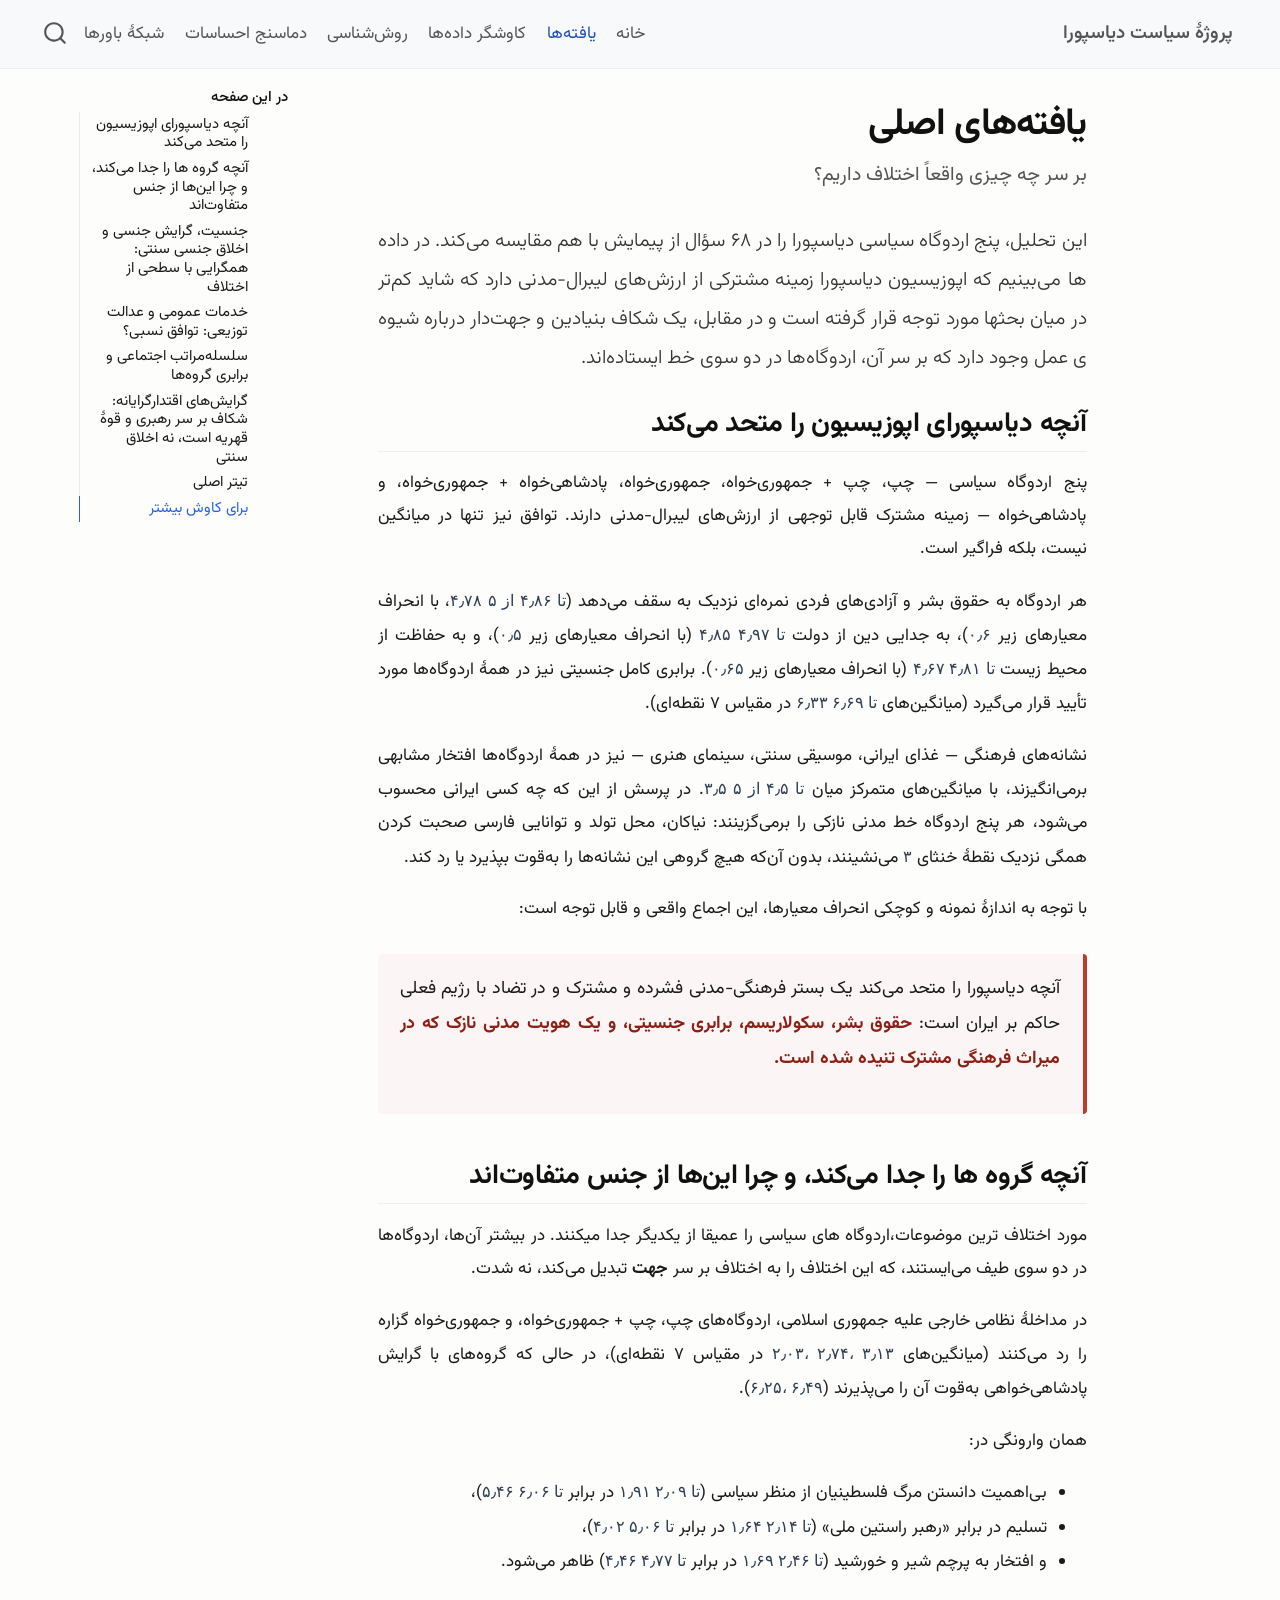
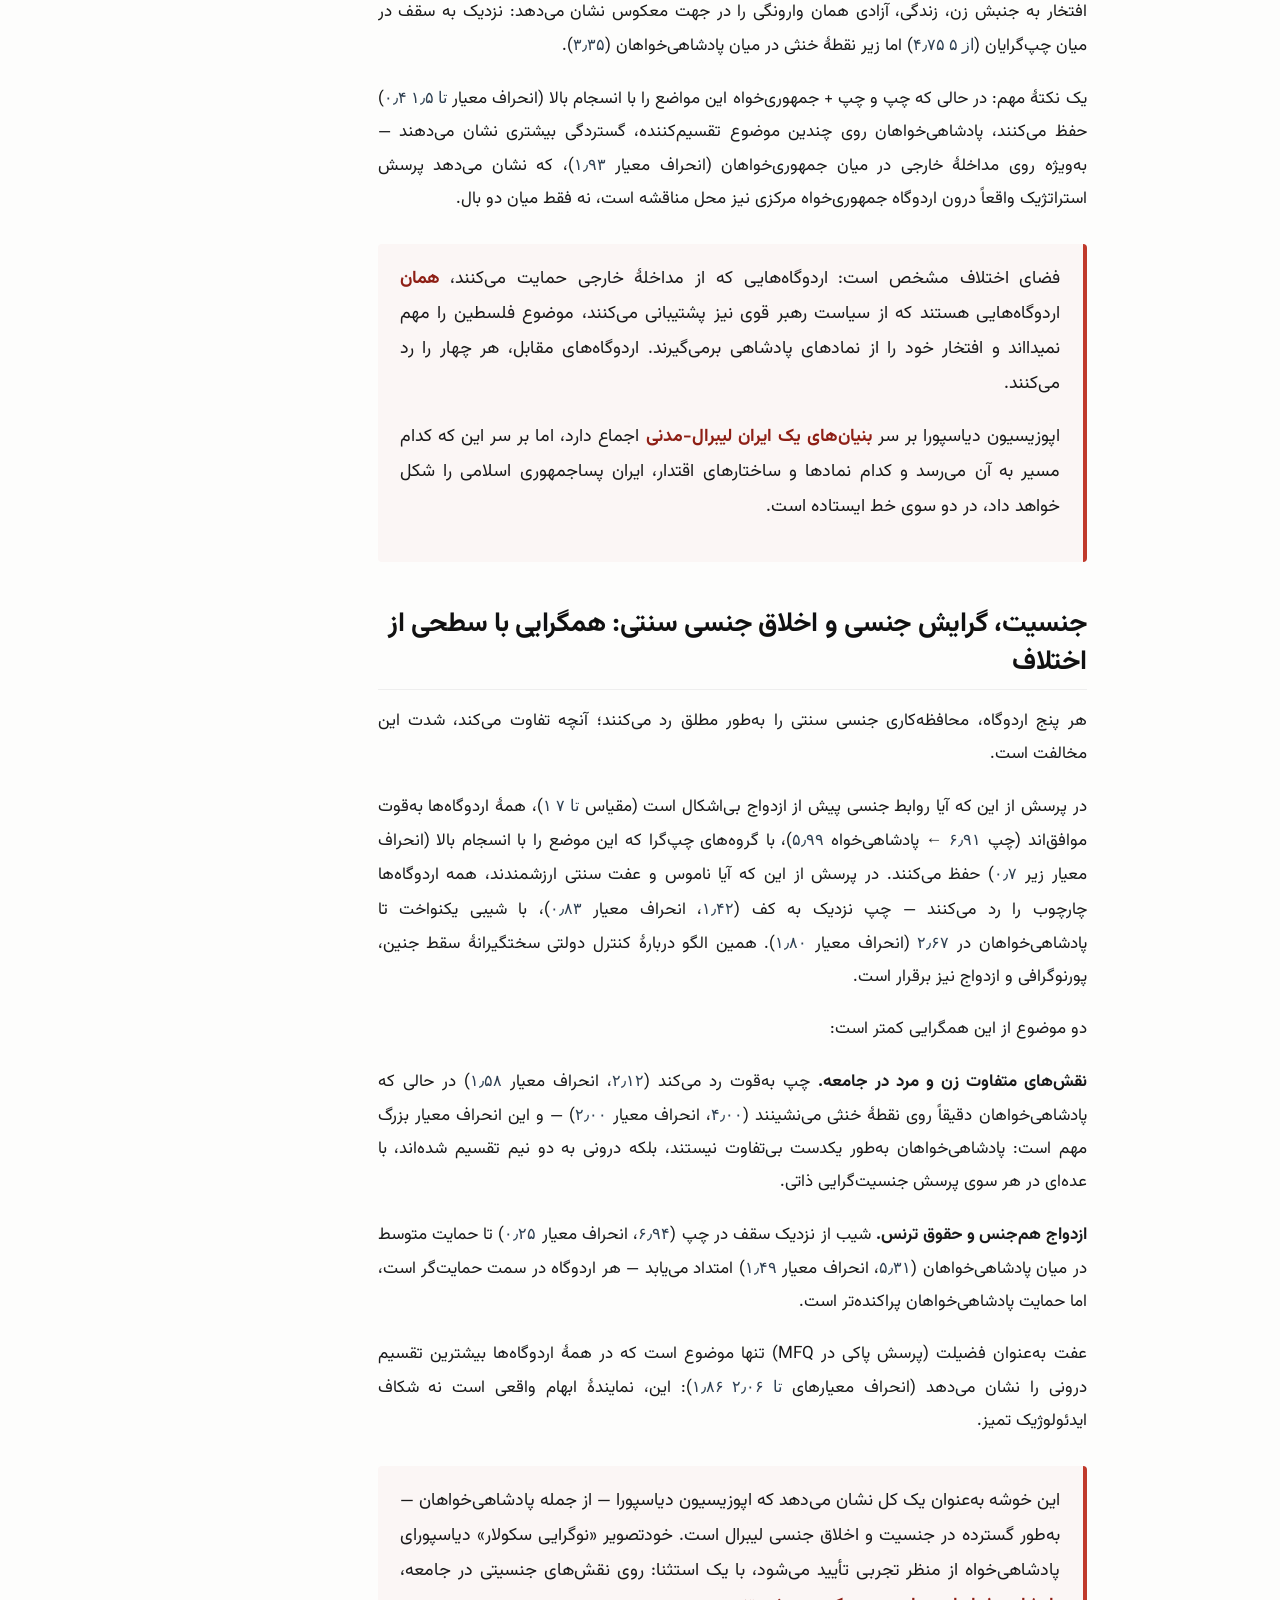
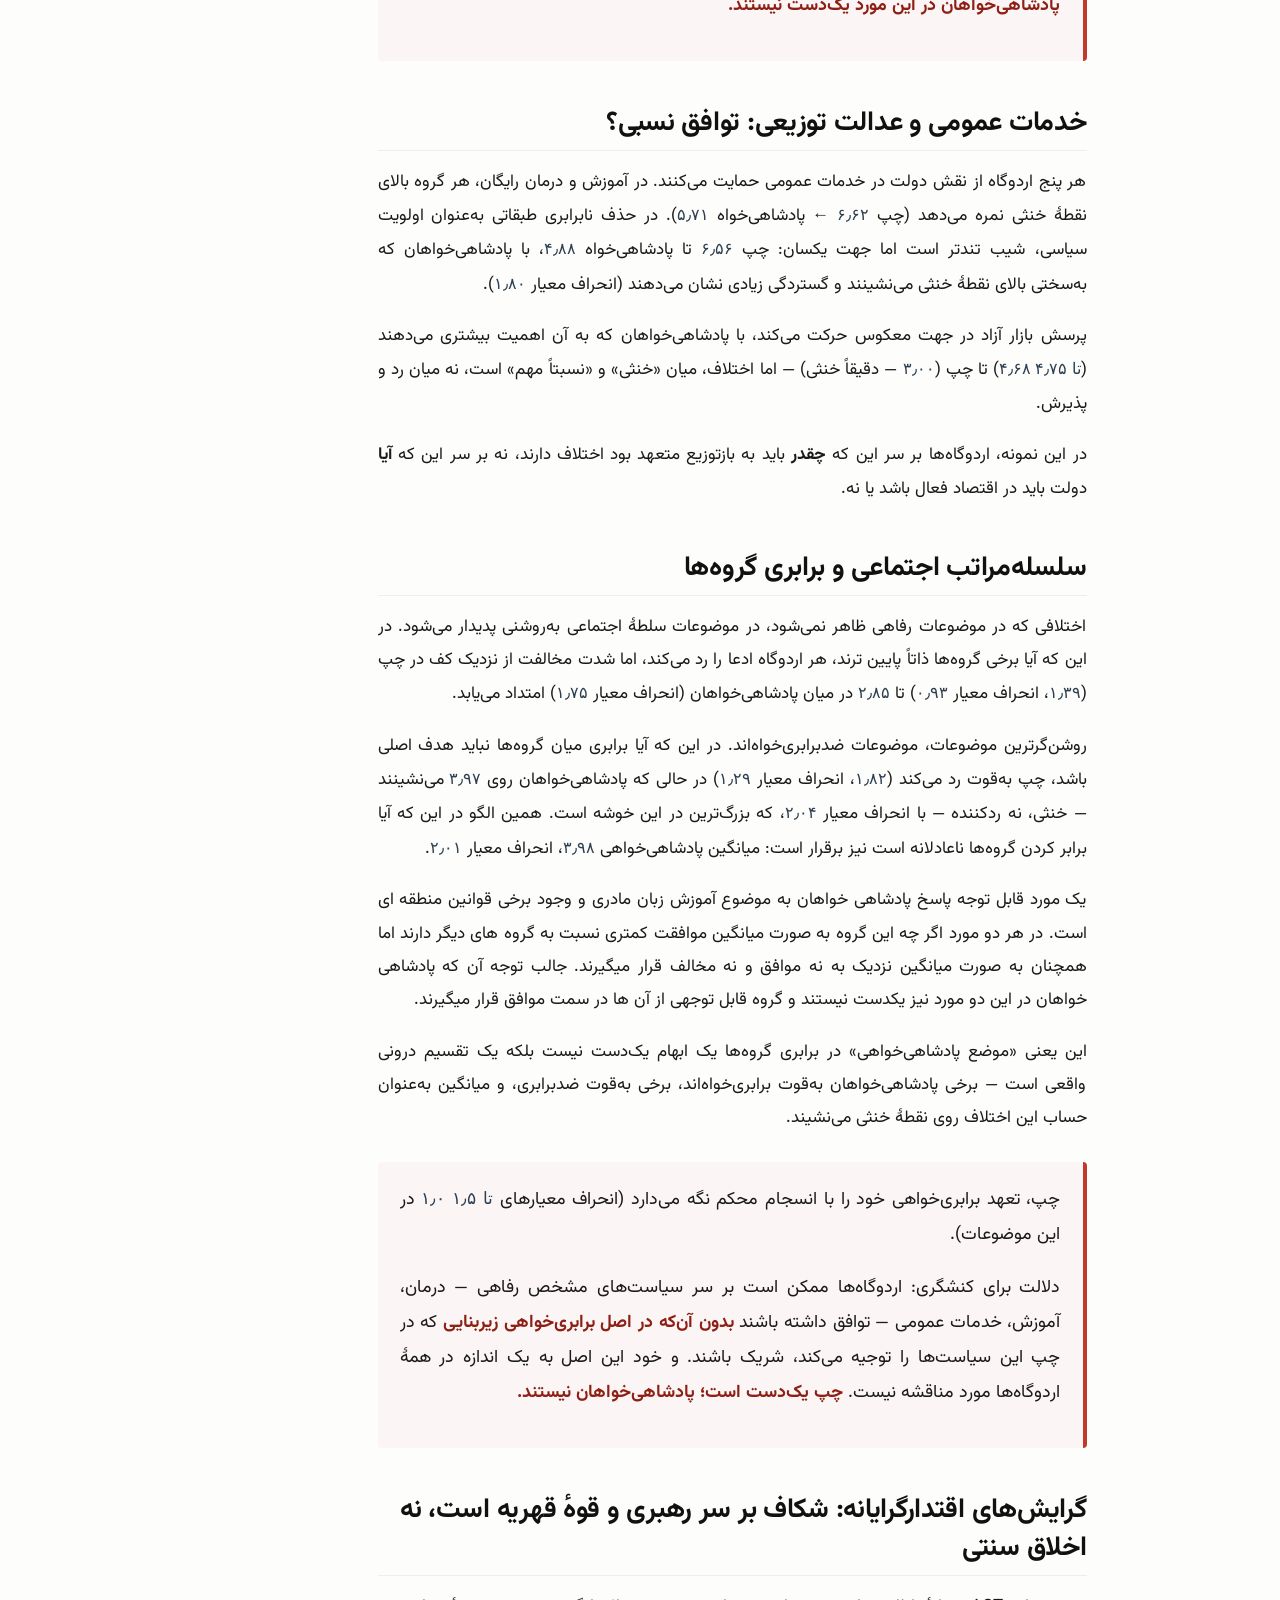
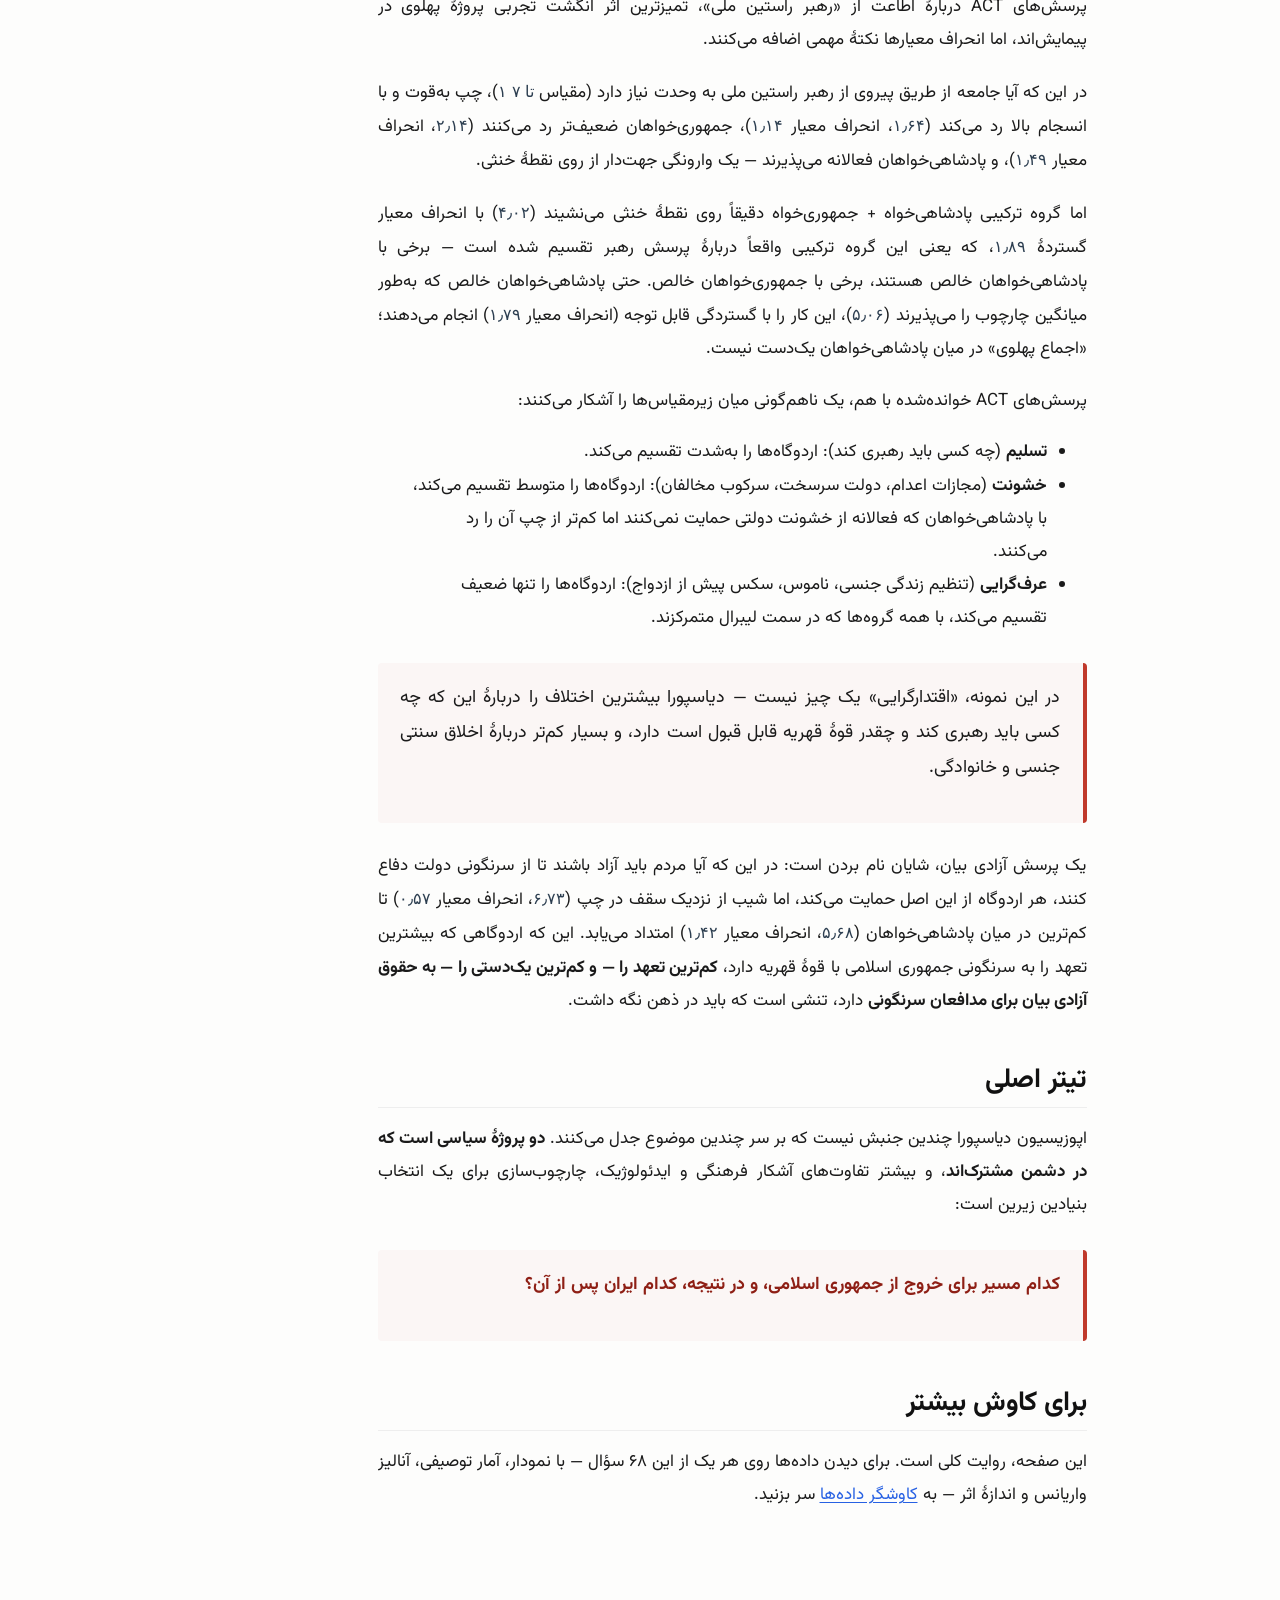
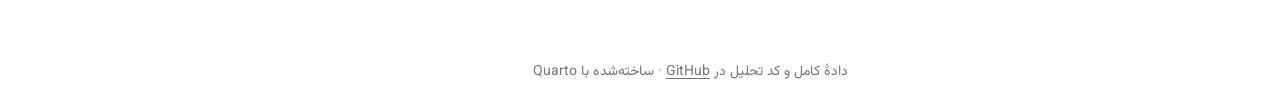
<file: findings/main-findings.html>
<!DOCTYPE html>
<html xmlns="http://www.w3.org/1999/xhtml" lang="fa" xml:lang="fa"><head>

<meta charset="utf-8">
<meta name="generator" content="quarto-1.4.555">

<meta name="viewport" content="width=device-width, initial-scale=1.0, user-scalable=yes">


<title>پروژهٔ سیاست دیاسپورا - یافته‌های اصلی</title>
<style>
code{white-space: pre-wrap;}
span.smallcaps{font-variant: small-caps;}
div.columns{display: flex; gap: min(4vw, 1.5em);}
div.column{flex: auto; overflow-x: auto;}
div.hanging-indent{margin-left: 1.5em; text-indent: -1.5em;}
ul.task-list{list-style: none;}
ul.task-list li input[type="checkbox"] {
  width: 0.8em;
  margin: 0 0.8em 0.2em -1em; /* quarto-specific, see https://github.com/quarto-dev/quarto-cli/issues/4556 */ 
  vertical-align: middle;
}
</style>


<script src="../site_libs/quarto-nav/quarto-nav.js"></script>
<script src="../site_libs/clipboard/clipboard.min.js"></script>
<script src="../site_libs/quarto-search/autocomplete.umd.js"></script>
<script src="../site_libs/quarto-search/fuse.min.js"></script>
<script src="../site_libs/quarto-search/quarto-search.js"></script>
<meta name="quarto:offset" content="../">
<script src="../site_libs/quarto-html/quarto.js"></script>
<script src="../site_libs/quarto-html/popper.min.js"></script>
<script src="../site_libs/quarto-html/tippy.umd.min.js"></script>
<script src="../site_libs/quarto-html/anchor.min.js"></script>
<link href="../site_libs/quarto-html/tippy.css" rel="stylesheet">
<link href="../site_libs/quarto-html/quarto-syntax-highlighting.css" rel="stylesheet" id="quarto-text-highlighting-styles">
<script src="../site_libs/bootstrap/bootstrap.min.js"></script>
<link href="../site_libs/bootstrap/bootstrap-icons.css" rel="stylesheet">
<link href="../site_libs/bootstrap/bootstrap.min.css" rel="stylesheet" id="quarto-bootstrap" data-mode="light">
<script id="quarto-search-options" type="application/json">{
  "location": "navbar",
  "copy-button": false,
  "collapse-after": 3,
  "panel-placement": "end",
  "type": "overlay",
  "limit": 50,
  "keyboard-shortcut": [
    "f",
    "/",
    "s"
  ],
  "show-item-context": false,
  "language": {
    "search-no-results-text": "No results",
    "search-matching-documents-text": "matching documents",
    "search-copy-link-title": "Copy link to search",
    "search-hide-matches-text": "Hide additional matches",
    "search-more-match-text": "more match in this document",
    "search-more-matches-text": "more matches in this document",
    "search-clear-button-title": "Clear",
    "search-text-placeholder": "",
    "search-detached-cancel-button-title": "Cancel",
    "search-submit-button-title": "Submit",
    "search-label": "Search"
  }
}</script>
<style>html{ scroll-behavior: smooth; }</style>


<link rel="stylesheet" href="../styles.css">
</head>

<body class="nav-fixed">

<div id="quarto-search-results"></div>
  <header id="quarto-header" class="headroom fixed-top">
    <nav class="navbar navbar-expand-lg " data-bs-theme="dark">
      <div class="navbar-container container-fluid">
      <div class="navbar-brand-container mx-auto">
    <a class="navbar-brand" href="../index.html">
    <span class="navbar-title">پروژهٔ سیاست دیاسپورا</span>
    </a>
  </div>
            <div id="quarto-search" class="" title="Search"></div>
          <button class="navbar-toggler" type="button" data-bs-toggle="collapse" data-bs-target="#navbarCollapse" aria-controls="navbarCollapse" aria-expanded="false" aria-label="Toggle navigation" onclick="if (window.quartoToggleHeadroom) { window.quartoToggleHeadroom(); }">
  <span class="navbar-toggler-icon"></span>
</button>
          <div class="collapse navbar-collapse" id="navbarCollapse">
            <ul class="navbar-nav navbar-nav-scroll me-auto">
  <li class="nav-item">
    <a class="nav-link" href="../index.html"> 
<span class="menu-text">خانه</span></a>
  </li>  
  <li class="nav-item">
    <a class="nav-link active" href="../findings/main-findings.html" aria-current="page"> 
<span class="menu-text">یافته‌ها</span></a>
  </li>  
  <li class="nav-item">
    <a class="nav-link" href="../explorer.html"> 
<span class="menu-text">کاوشگر داده‌ها</span></a>
  </li>  
  <li class="nav-item">
    <a class="nav-link" href="../methods.html"> 
<span class="menu-text">روش‌شناسی</span></a>
  </li>  
  <li class="nav-item">
    <a class="nav-link" href="../findings/thermometers.html"> 
<span class="menu-text">دماسنج احساسات</span></a>
  </li>  
  <li class="nav-item">
    <a class="nav-link" href="../findings/network.html"> 
<span class="menu-text">شبکهٔ باورها</span></a>
  </li>  
</ul>
          </div> <!-- /navcollapse -->
          <div class="quarto-navbar-tools">
</div>
      </div> <!-- /container-fluid -->
    </nav>
</header>
<!-- content -->
<div id="quarto-content" class="quarto-container page-columns page-rows-contents page-layout-article page-navbar">
<!-- sidebar -->
<!-- margin-sidebar -->
    <div id="quarto-margin-sidebar" class="sidebar margin-sidebar">
        <nav id="TOC" role="doc-toc" class="toc-active">
    <h2 id="toc-title">در این صفحه</h2>
   
  <ul>
  <li><a href="#آنچه-دیاسپورای-اپوزیسیون-را-متحد-میکند" id="toc-آنچه-دیاسپورای-اپوزیسیون-را-متحد-میکند" class="nav-link active" data-scroll-target="#آنچه-دیاسپورای-اپوزیسیون-را-متحد-میکند">آنچه دیاسپورای اپوزیسیون را متحد می‌کند</a></li>
  <li><a href="#آنچه-گروه-ها-را-جدا-میکند-و-چرا-اینها-از-جنس-متفاوتاند" id="toc-آنچه-گروه-ها-را-جدا-میکند-و-چرا-اینها-از-جنس-متفاوتاند" class="nav-link" data-scroll-target="#آنچه-گروه-ها-را-جدا-میکند-و-چرا-اینها-از-جنس-متفاوتاند">آنچه گروه ها را جدا می‌کند، و چرا این‌ها از جنس متفاوت‌اند</a></li>
  <li><a href="#جنسیت-گرایش-جنسی-و-اخلاق-جنسی-سنتی-همگرایی-با-سطحی-از-اختلاف" id="toc-جنسیت-گرایش-جنسی-و-اخلاق-جنسی-سنتی-همگرایی-با-سطحی-از-اختلاف" class="nav-link" data-scroll-target="#جنسیت-گرایش-جنسی-و-اخلاق-جنسی-سنتی-همگرایی-با-سطحی-از-اختلاف">جنسیت، گرایش جنسی و اخلاق جنسی سنتی: همگرایی با سطحی از اختلاف</a></li>
  <li><a href="#خدمات-عمومی-و-عدالت-توزیعی-توافق-نسبی" id="toc-خدمات-عمومی-و-عدالت-توزیعی-توافق-نسبی" class="nav-link" data-scroll-target="#خدمات-عمومی-و-عدالت-توزیعی-توافق-نسبی">خدمات عمومی و عدالت توزیعی: توافق نسبی؟</a></li>
  <li><a href="#سلسلهمراتب-اجتماعی-و-برابری-گروهها" id="toc-سلسلهمراتب-اجتماعی-و-برابری-گروهها" class="nav-link" data-scroll-target="#سلسلهمراتب-اجتماعی-و-برابری-گروهها">سلسله‌مراتب اجتماعی و برابری گروه‌ها</a></li>
  <li><a href="#گرایشهای-اقتدارگرایانه-شکاف-بر-سر-رهبری-و-قوه-قهریه-است-نه-اخلاق-سنتی" id="toc-گرایشهای-اقتدارگرایانه-شکاف-بر-سر-رهبری-و-قوه-قهریه-است-نه-اخلاق-سنتی" class="nav-link" data-scroll-target="#گرایشهای-اقتدارگرایانه-شکاف-بر-سر-رهبری-و-قوه-قهریه-است-نه-اخلاق-سنتی">گرایش‌های اقتدارگرایانه: شکاف بر سر رهبری و قوهٔ قهریه است، نه اخلاق سنتی</a></li>
  <li><a href="#تیتر-اصلی" id="toc-تیتر-اصلی" class="nav-link" data-scroll-target="#تیتر-اصلی">تیتر اصلی</a></li>
  <li><a href="#برای-کاوش-بیشتر" id="toc-برای-کاوش-بیشتر" class="nav-link" data-scroll-target="#برای-کاوش-بیشتر">برای کاوش بیشتر</a></li>
  </ul>
</nav>
    </div>
<!-- main -->
<main class="content" id="quarto-document-content">

<header id="title-block-header" class="quarto-title-block default">
<div class="quarto-title">
<h1 class="title">یافته‌های اصلی</h1>
<p class="subtitle lead">بر سر چه چیزی واقعاً اختلاف داریم؟</p>
</div>



<div class="quarto-title-meta">

    
  
    
  </div>
  


</header>


<div class="lead">
<p>این تحلیل، پنج اردوگاه سیاسی دیاسپورا را در ۶۸ سؤال از پیمایش با هم مقایسه می‌کند. در داده ها می‌بینیم که اپوزیسیون دیاسپورا زمینه مشترکی از ارزش‌های لیبرال-مدنی دارد که شاید کم‌تر در میان بحثها مورد توجه قرار گرفته است و در مقابل، یک شکاف بنیادین و جهت‌دار درباره شیوه ی عمل وجود دارد که بر سر آن، اردوگاه‌ها در دو سوی خط ایستاده‌اند.</p>
</div>
<section id="آنچه-دیاسپورای-اپوزیسیون-را-متحد-میکند" class="level2">
<h2 class="anchored" data-anchor-id="آنچه-دیاسپورای-اپوزیسیون-را-متحد-میکند">آنچه دیاسپورای اپوزیسیون را متحد می‌کند</h2>
<p>پنج اردوگاه سیاسی — چپ، چپ + جمهوری‌خواه، جمهوری‌خواه، پادشاهی‌خواه + جمهوری‌خواه، و پادشاهی‌خواه — زمینه مشترک قابل توجهی از ارزش‌های لیبرال-مدنی دارند. توافق نیز تنها در میانگین نیست، بلکه فراگیر است.</p>
<p>هر اردوگاه به حقوق بشر و آزادی‌های فردی نمره‌ای نزدیک به سقف می‌دهد (<span class="num">۴٫۷۸ تا ۴٫۸۶ از ۵</span>، با انحراف معیارهای زیر <span class="num">۰٫۶</span>)، به جدایی دین از دولت <span class="num">۴٫۸۵ تا ۴٫۹۷</span> (با انحراف معیارهای زیر <span class="num">۰٫۵</span>)، و به حفاظت از محیط زیست <span class="num">۴٫۶۷ تا ۴٫۸۱</span> (با انحراف معیارهای زیر <span class="num">۰٫۶۵</span>). برابری کامل جنسیتی نیز در همهٔ اردوگاه‌ها مورد تأیید قرار می‌گیرد (میانگین‌های <span class="num">۶٫۳۳ تا ۶٫۶۹</span> در مقیاس ۷ نقطه‌ای).</p>
<p>نشانه‌های فرهنگی — غذای ایرانی، موسیقی سنتی، سینمای هنری — نیز در همهٔ اردوگاه‌ها افتخار مشابهی برمی‌انگیزند، با میانگین‌های متمرکز میان <span class="num">۳٫۵ تا ۴٫۵ از ۵</span>. در پرسش از این که چه کسی ایرانی محسوب می‌شود، هر پنج اردوگاه خط مدنی نازکی را برمی‌گزینند: نیاکان، محل تولد و توانایی فارسی صحبت کردن همگی نزدیک نقطهٔ خنثای <span class="num">۳</span> می‌نشینند، بدون آن‌که هیچ گروهی این نشانه‌ها را به‌قوت بپذیرد یا رد کند.</p>
<p>با توجه به اندازهٔ نمونه و کوچکی انحراف معیارها، این اجماع واقعی و قابل توجه است:</p>
<div class="finding">
<p>آنچه دیاسپورا را متحد می‌کند یک بستر فرهنگی-مدنی فشرده و مشترک و در تضاد با رژیم فعلی حاکم بر ایران است: <strong>حقوق بشر، سکولاریسم، برابری جنسیتی، و یک هویت مدنی نازک که در میراث فرهنگی مشترک تنیده شده است.</strong></p>
</div>
</section>
<section id="آنچه-گروه-ها-را-جدا-میکند-و-چرا-اینها-از-جنس-متفاوتاند" class="level2">
<h2 class="anchored" data-anchor-id="آنچه-گروه-ها-را-جدا-میکند-و-چرا-اینها-از-جنس-متفاوتاند">آنچه گروه ها را جدا می‌کند، و چرا این‌ها از جنس متفاوت‌اند</h2>
<p>مورد اختلاف ترین موضوعات،اردوگاه های سیاسی را عمیقا از یکدیگر جدا میکنند. در بیشتر آن‌ها، اردوگاه‌ها در دو سوی طیف می‌ایستند، که این اختلاف را به اختلاف بر سر <strong>جهت</strong> تبدیل می‌کند، نه شدت.</p>
<p>در مداخلهٔ نظامی خارجی علیه جمهوری اسلامی، اردوگاه‌های چپ، چپ + جمهوری‌خواه، و جمهوری‌خواه گزاره را رد می‌کنند (میانگین‌های <span class="num">۲٫۰۳، ۲٫۷۴، ۳٫۱۳</span> در مقیاس ۷ نقطه‌ای)، در حالی که گروه‌های با گرایش پادشاهی‌خواهی به‌قوت آن را می‌پذیرند (<span class="num">۶٫۲۵، ۶٫۴۹</span>).</p>
<p>همان وارونگی در:</p>
<ul>
<li>بی‌اهمیت دانستن مرگ فلسطینیان از منظر سیاسی (<span class="num">۱٫۹۱ تا ۲٫۰۹</span> در برابر <span class="num">۵٫۴۶ تا ۶٫۰۶</span>)،</li>
<li>تسلیم در برابر «رهبر راستین ملی» (<span class="num">۱٫۶۴ تا ۲٫۱۴</span> در برابر <span class="num">۴٫۰۲ تا ۵٫۰۶</span>)،</li>
<li>و افتخار به پرچم شیر و خورشید (<span class="num">۱٫۶۹ تا ۲٫۴۶</span> در برابر <span class="num">۴٫۴۶ تا ۴٫۷۷</span>) ظاهر می‌شود.</li>
</ul>
<p>افتخار به جنبش زن، زندگی، آزادی همان وارونگی را در جهت معکوس نشان می‌دهد: نزدیک به سقف در میان چپ‌گرایان (<span class="num">۴٫۷۵ از ۵</span>) اما زیر نقطهٔ خنثی در میان پادشاهی‌خواهان (<span class="num">۳٫۳۵</span>).</p>
<p>یک نکتهٔ مهم: در حالی که چپ و چپ + جمهوری‌خواه این مواضع را با انسجام بالا (انحراف معیار <span class="num">۰٫۴ تا ۱٫۵</span>) حفظ می‌کنند، پادشاهی‌خواهان روی چندین موضوع تقسیم‌کننده، گستردگی بیشتری نشان می‌دهند — به‌ویژه روی مداخلهٔ خارجی در میان جمهوری‌خواهان (انحراف معیار <span class="num">۱٫۹۳</span>)، که نشان می‌دهد پرسش استراتژیک واقعاً درون اردوگاه جمهوری‌خواه مرکزی نیز محل مناقشه است، نه فقط میان دو بال.</p>
<div class="finding">
<p>فضای اختلاف مشخص است: اردوگاه‌هایی که از مداخلهٔ خارجی حمایت می‌کنند، <strong>همان</strong> اردوگاه‌هایی هستند که از سیاست رهبر قوی نیز پشتیبانی می‌کنند، موضوع فلسطین را مهم نمیدااند و افتخار خود را از نمادهای پادشاهی برمی‌گیرند. اردوگاه‌های مقابل، هر چهار را رد می‌کنند.</p>
<p>اپوزیسیون دیاسپورا بر سر <strong>بنیان‌های یک ایران لیبرال-مدنی</strong> اجماع دارد، اما بر سر این که کدام مسیر به آن می‌رسد و کدام نمادها و ساختارهای اقتدار، ایران پساجمهوری اسلامی را شکل خواهد داد، در دو سوی خط ایستاده است.</p>
</div>
</section>
<section id="جنسیت-گرایش-جنسی-و-اخلاق-جنسی-سنتی-همگرایی-با-سطحی-از-اختلاف" class="level2">
<h2 class="anchored" data-anchor-id="جنسیت-گرایش-جنسی-و-اخلاق-جنسی-سنتی-همگرایی-با-سطحی-از-اختلاف">جنسیت، گرایش جنسی و اخلاق جنسی سنتی: همگرایی با سطحی از اختلاف</h2>
<p>هر پنج اردوگاه، محافظه‌کاری جنسی سنتی را به‌طور مطلق رد می‌کنند؛ آنچه تفاوت می‌کند، شدت این مخالفت است.</p>
<p>در پرسش از این که آیا روابط جنسی پیش از ازدواج بی‌اشکال است (مقیاس <span class="num">۱ تا ۷</span>)، همهٔ اردوگاه‌ها به‌قوت موافق‌اند (چپ <span class="num">۶٫۹۱</span> ← پادشاهی‌خواه <span class="num">۵٫۹۹</span>)، با گروه‌های چپ‌گرا که این موضع را با انسجام بالا (انحراف معیار زیر <span class="num">۰٫۷</span>) حفظ می‌کنند. در پرسش از این که آیا ناموس و عفت سنتی ارزشمندند، همه اردوگاه‌ها چارچوب را رد می‌کنند — چپ نزدیک به کف (<span class="num">۱٫۴۲</span>، انحراف معیار <span class="num">۰٫۸۳</span>)، با شیبی یکنواخت تا پادشاهی‌خواهان در <span class="num">۲٫۶۷</span> (انحراف معیار <span class="num">۱٫۸۰</span>). همین الگو دربارهٔ کنترل دولتی سختگیرانهٔ سقط جنین، پورنوگرافی و ازدواج نیز برقرار است.</p>
<p>دو موضوع از این همگرایی کمتر است:</p>
<p><strong>نقش‌های متفاوت زن و مرد در جامعه.</strong> چپ به‌قوت رد می‌کند (<span class="num">۲٫۱۲</span>، انحراف معیار <span class="num">۱٫۵۸</span>) در حالی که پادشاهی‌خواهان دقیقاً روی نقطهٔ خنثی می‌نشینند (<span class="num">۴٫۰۰</span>، انحراف معیار <span class="num">۲٫۰۰</span>) — و این انحراف معیار بزرگ مهم است: پادشاهی‌خواهان به‌طور یکدست بی‌تفاوت نیستند، بلکه درونی به دو نیم تقسیم شده‌اند، با عده‌ای در هر سوی پرسش جنسیت‌گرایی ذاتی.</p>
<p><strong>ازدواج هم‌جنس و حقوق ترنس.</strong> شیب از نزدیک سقف در چپ (<span class="num">۶٫۹۴</span>، انحراف معیار <span class="num">۰٫۲۵</span>) تا حمایت متوسط در میان پادشاهی‌خواهان (<span class="num">۵٫۳۱</span>، انحراف معیار <span class="num">۱٫۴۹</span>) امتداد می‌یابد — هر اردوگاه در سمت حمایت‌گر است، اما حمایت پادشاهی‌خواهان پراکنده‌تر است.</p>
<p>عفت به‌عنوان فضیلت (پرسش پاکی در MFQ) تنها موضوع است که در همهٔ اردوگاه‌ها بیشترین تقسیم درونی را نشان می‌دهد (انحراف معیارهای <span class="num">۱٫۸۶ تا ۲٫۰۶</span>): این، نمایندهٔ ابهام واقعی است نه شکاف ایدئولوژیک تمیز.</p>
<div class="finding">
<p>این خوشه به‌عنوان یک کل نشان می‌دهد که اپوزیسیون دیاسپورا — از جمله پادشاهی‌خواهان — به‌طور گسترده در جنسیت و اخلاق جنسی لیبرال است. خودتصویر «نوگرایی سکولار» دیاسپورای پادشاهی‌خواه از منظر تجربی تأیید می‌شود، با یک استثنا: روی نقش‌های جنسیتی در جامعه، <strong>پادشاهی‌خواهان در این مورد یک‌دست نیستند.</strong></p>
</div>
</section>
<section id="خدمات-عمومی-و-عدالت-توزیعی-توافق-نسبی" class="level2">
<h2 class="anchored" data-anchor-id="خدمات-عمومی-و-عدالت-توزیعی-توافق-نسبی">خدمات عمومی و عدالت توزیعی: توافق نسبی؟</h2>
<p>هر پنج اردوگاه از نقش دولت در خدمات عمومی حمایت می‌کنند. در آموزش و درمان رایگان، هر گروه بالای نقطهٔ خنثی نمره می‌دهد (چپ <span class="num">۶٫۶۲</span> ← پادشاهی‌خواه <span class="num">۵٫۷۱</span>). در حذف نابرابری طبقاتی به‌عنوان اولویت سیاسی، شیب تندتر است اما جهت یکسان: چپ <span class="num">۶٫۵۶</span> تا پادشاهی‌خواه <span class="num">۴٫۸۸</span>، با پادشاهی‌خواهان که به‌سختی بالای نقطهٔ خنثی می‌نشینند و گستردگی زیادی نشان می‌دهند (انحراف معیار <span class="num">۱٫۸۰</span>).</p>
<p>پرسش بازار آزاد در جهت معکوس حرکت می‌کند، با پادشاهی‌خواهان که به آن اهمیت بیشتری می‌دهند (<span class="num">۴٫۶۸ تا ۴٫۷۵</span>) تا چپ (<span class="num">۳٫۰۰</span> — دقیقاً خنثی) — اما اختلاف، میان «خنثی» و «نسبتاً مهم» است، نه میان رد و پذیرش.</p>
<p>در این نمونه، اردوگاه‌ها بر سر این که <strong>چقدر</strong> باید به بازتوزیع متعهد بود اختلاف دارند، نه بر سر این که <strong>آیا</strong> دولت باید در اقتصاد فعال باشد یا نه.</p>
</section>
<section id="سلسلهمراتب-اجتماعی-و-برابری-گروهها" class="level2">
<h2 class="anchored" data-anchor-id="سلسلهمراتب-اجتماعی-و-برابری-گروهها">سلسله‌مراتب اجتماعی و برابری گروه‌ها</h2>
<p>اختلافی که در موضوعات رفاهی ظاهر نمی‌شود، در موضوعات سلطهٔ اجتماعی به‌روشنی پدیدار می‌شود. در این که آیا برخی گروه‌ها ذاتاً پایین ترند، هر اردوگاه ادعا را رد می‌کند، اما شدت مخالفت از نزدیک کف در چپ (<span class="num">۱٫۳۹</span>، انحراف معیار <span class="num">۰٫۹۳</span>) تا <span class="num">۲٫۸۵</span> در میان پادشاهی‌خواهان (انحراف معیار <span class="num">۱٫۷۵</span>) امتداد می‌یابد.</p>
<p>روشن‌گرترین موضوعات، موضوعات ضدبرابری‌خواه‌اند. در این که آیا برابری میان گروه‌ها نباید هدف اصلی باشد، چپ به‌قوت رد می‌کند (<span class="num">۱٫۸۲</span>، انحراف معیار <span class="num">۱٫۲۹</span>) در حالی که پادشاهی‌خواهان روی <span class="num">۳٫۹۷</span> می‌نشینند — خنثی، نه ردکننده — با انحراف معیار <span class="num">۲٫۰۴</span>، که بزرگ‌ترین در این خوشه است. همین الگو در این که آیا برابر کردن گروه‌ها ناعادلانه است نیز برقرار است: میانگین پادشاهی‌خواهی <span class="num">۳٫۹۸</span>، انحراف معیار <span class="num">۲٫۰۱</span>.</p>
<p>یک مورد قابل توجه پاسخ پادشاهی خواهان به موضوع آموزش زبان مادری و وجود برخی قوانین منطقه ای است. در هر دو مورد اگر چه این گروه به صورت میانگین موافقت کمتری نسبت به گروه های دیگر دارند اما همچنان به صورت میانگین نزدیک به نه موافق و نه مخالف قرار میگیرند. جالب توجه آن که پادشاهی خواهان در این دو مورد نیز یکدست نیستند و گروه قابل توجهی از آن ها در سمت موافق قرار میگیرند.</p>
<p>این یعنی «موضع پادشاهی‌خواهی» در برابری گروه‌ها یک ابهام یک‌دست نیست بلکه یک تقسیم درونی واقعی است — برخی پادشاهی‌خواهان به‌قوت برابری‌خواه‌اند، برخی به‌قوت ضدبرابری، و میانگین به‌عنوان حساب این اختلاف روی نقطهٔ خنثی می‌نشیند.</p>
<div class="finding">
<p>چپ، تعهد برابری‌خواهی خود را با انسجام محکم نگه می‌دارد (انحراف معیارهای <span class="num">۱٫۰ تا ۱٫۵</span> در این موضوعات).</p>
<p>دلالت برای کنشگری: اردوگاه‌ها ممکن است بر سر سیاست‌های مشخص رفاهی — درمان، آموزش، خدمات عمومی — توافق داشته باشند <strong>بدون آن‌که در اصل برابری‌خواهی زیربنایی</strong> که در چپ این سیاست‌ها را توجیه می‌کند، شریک باشند. و خود این اصل به یک اندازه در همهٔ اردوگاه‌ها مورد مناقشه نیست. <strong>چپ یک‌دست است؛ پادشاهی‌خواهان نیستند.</strong></p>
</div>
</section>
<section id="گرایشهای-اقتدارگرایانه-شکاف-بر-سر-رهبری-و-قوه-قهریه-است-نه-اخلاق-سنتی" class="level2">
<h2 class="anchored" data-anchor-id="گرایشهای-اقتدارگرایانه-شکاف-بر-سر-رهبری-و-قوه-قهریه-است-نه-اخلاق-سنتی">گرایش‌های اقتدارگرایانه: شکاف بر سر رهبری و قوهٔ قهریه است، نه اخلاق سنتی</h2>
<p>پرسش‌های ACT دربارهٔ اطاعت از «رهبر راستین ملی»، تمیزترین اثر انگشت تجربی پروژهٔ پهلوی در پیمایش‌اند، اما انحراف معیارها نکتهٔ مهمی اضافه می‌کنند.</p>
<p>در این که آیا جامعه از طریق پیروی از رهبر راستین ملی به وحدت نیاز دارد (مقیاس <span class="num">۱ تا ۷</span>)، چپ به‌قوت و با انسجام بالا رد می‌کند (<span class="num">۱٫۶۴</span>، انحراف معیار <span class="num">۱٫۱۴</span>)، جمهوری‌خواهان ضعیف‌تر رد می‌کنند (<span class="num">۲٫۱۴</span>، انحراف معیار <span class="num">۱٫۴۹</span>)، و پادشاهی‌خواهان فعالانه می‌پذیرند — یک وارونگی جهت‌دار از روی نقطهٔ خنثی.</p>
<p>اما گروه ترکیبی پادشاهی‌خواه + جمهوری‌خواه دقیقاً روی نقطهٔ خنثی می‌نشیند (<span class="num">۴٫۰۲</span>) با انحراف معیار گستردهٔ <span class="num">۱٫۸۹</span>، که یعنی این گروه ترکیبی واقعاً دربارهٔ پرسش رهبر تقسیم شده است — برخی با پادشاهی‌خواهان خالص هستند، برخی با جمهوری‌خواهان خالص. حتی پادشاهی‌خواهان خالص که به‌طور میانگین چارچوب را می‌پذیرند (<span class="num">۵٫۰۶</span>)، این کار را با گستردگی قابل توجه (انحراف معیار <span class="num">۱٫۷۹</span>) انجام می‌دهند؛ «اجماع پهلوی» در میان پادشاهی‌خواهان یک‌دست نیست.</p>
<p>پرسش‌های ACT خوانده‌شده با هم، یک ناهم‌گونی میان زیرمقیاس‌ها را آشکار می‌کنند:</p>
<ul>
<li><strong>تسلیم</strong> (چه کسی باید رهبری کند): اردوگاه‌ها را به‌شدت تقسیم می‌کند.</li>
<li><strong>خشونت</strong> (مجازات اعدام، دولت سرسخت، سرکوب مخالفان): اردوگاه‌ها را متوسط تقسیم می‌کند، با پادشاهی‌خواهان که فعالانه از خشونت دولتی حمایت نمی‌کنند اما کم‌تر از چپ آن را رد می‌کنند.</li>
<li><strong>عرف‌گرایی</strong> (تنظیم زندگی جنسی، ناموس، سکس پیش از ازدواج): اردوگاه‌ها را تنها ضعیف تقسیم می‌کند، با همه گروه‌ها که در سمت لیبرال متمرکزند.</li>
</ul>
<div class="finding">
<p>در این نمونه، «اقتدارگرایی» یک چیز نیست — دیاسپورا بیشترین اختلاف را دربارهٔ این که چه کسی باید رهبری کند و چقدر قوهٔ قهریه قابل قبول است دارد، و بسیار کم‌تر دربارهٔ اخلاق سنتی جنسی و خانوادگی.</p>
</div>
<p>یک پرسش آزادی بیان، شایان نام بردن است: در این که آیا مردم باید آزاد باشند تا از سرنگونی دولت دفاع کنند، هر اردوگاه از این اصل حمایت می‌کند، اما شیب از نزدیک سقف در چپ (<span class="num">۶٫۷۳</span>، انحراف معیار <span class="num">۰٫۵۷</span>) تا کم‌ترین در میان پادشاهی‌خواهان (<span class="num">۵٫۶۸</span>، انحراف معیار <span class="num">۱٫۴۲</span>) امتداد می‌یابد. این که اردوگاهی که بیشترین تعهد را به سرنگونی جمهوری اسلامی با قوهٔ قهریه دارد، <strong>کم‌ترین تعهد را — و کم‌ترین یک‌دستی را — به حقوق آزادی بیان برای مدافعان سرنگونی</strong> دارد، تنشی است که باید در ذهن نگه داشت.</p>
</section>
<section id="تیتر-اصلی" class="level2">
<h2 class="anchored" data-anchor-id="تیتر-اصلی">تیتر اصلی</h2>
<p>اپوزیسیون دیاسپورا چندین جنبش نیست که بر سر چندین موضوع جدل می‌کنند. <strong>دو پروژهٔ سیاسی است که در دشمن مشترک‌اند</strong>، و بیشتر تفاوت‌های آشکار فرهنگی و ایدئولوژیک، چارچوب‌سازی برای یک انتخاب بنیادین زیرین است:</p>
<div class="finding">
<p><strong>کدام مسیر برای خروج از جمهوری اسلامی، و در نتیجه، کدام ایران پس از آن؟</strong></p>
</div>
</section>
<section id="برای-کاوش-بیشتر" class="level2">
<h2 class="anchored" data-anchor-id="برای-کاوش-بیشتر">برای کاوش بیشتر</h2>
<p>این صفحه، روایت کلی است. برای دیدن داده‌ها روی هر یک از این ۶۸ سؤال — با نمودار، آمار توصیفی، آنالیز واریانس و اندازهٔ اثر — به <a href="../explorer.html">کاوشگر داده‌ها</a> سر بزنید.</p>


</section>

</main> <!-- /main -->
<script id="quarto-html-after-body" type="application/javascript">
window.document.addEventListener("DOMContentLoaded", function (event) {
  const toggleBodyColorMode = (bsSheetEl) => {
    const mode = bsSheetEl.getAttribute("data-mode");
    const bodyEl = window.document.querySelector("body");
    if (mode === "dark") {
      bodyEl.classList.add("quarto-dark");
      bodyEl.classList.remove("quarto-light");
    } else {
      bodyEl.classList.add("quarto-light");
      bodyEl.classList.remove("quarto-dark");
    }
  }
  const toggleBodyColorPrimary = () => {
    const bsSheetEl = window.document.querySelector("link#quarto-bootstrap");
    if (bsSheetEl) {
      toggleBodyColorMode(bsSheetEl);
    }
  }
  toggleBodyColorPrimary();  
  const icon = "";
  const anchorJS = new window.AnchorJS();
  anchorJS.options = {
    placement: 'right',
    icon: icon
  };
  anchorJS.add('.anchored');
  const isCodeAnnotation = (el) => {
    for (const clz of el.classList) {
      if (clz.startsWith('code-annotation-')) {                     
        return true;
      }
    }
    return false;
  }
  const clipboard = new window.ClipboardJS('.code-copy-button', {
    text: function(trigger) {
      const codeEl = trigger.previousElementSibling.cloneNode(true);
      for (const childEl of codeEl.children) {
        if (isCodeAnnotation(childEl)) {
          childEl.remove();
        }
      }
      return codeEl.innerText;
    }
  });
  clipboard.on('success', function(e) {
    // button target
    const button = e.trigger;
    // don't keep focus
    button.blur();
    // flash "checked"
    button.classList.add('code-copy-button-checked');
    var currentTitle = button.getAttribute("title");
    button.setAttribute("title", "Copied!");
    let tooltip;
    if (window.bootstrap) {
      button.setAttribute("data-bs-toggle", "tooltip");
      button.setAttribute("data-bs-placement", "left");
      button.setAttribute("data-bs-title", "Copied!");
      tooltip = new bootstrap.Tooltip(button, 
        { trigger: "manual", 
          customClass: "code-copy-button-tooltip",
          offset: [0, -8]});
      tooltip.show();    
    }
    setTimeout(function() {
      if (tooltip) {
        tooltip.hide();
        button.removeAttribute("data-bs-title");
        button.removeAttribute("data-bs-toggle");
        button.removeAttribute("data-bs-placement");
      }
      button.setAttribute("title", currentTitle);
      button.classList.remove('code-copy-button-checked');
    }, 1000);
    // clear code selection
    e.clearSelection();
  });
    var localhostRegex = new RegExp(/^(?:http|https):\/\/localhost\:?[0-9]*\//);
    var mailtoRegex = new RegExp(/^mailto:/);
      var filterRegex = new RegExp("https:\/\/The-Iran-Circle\.github\.io\/iranians_polarization\/");
    var isInternal = (href) => {
        return filterRegex.test(href) || localhostRegex.test(href) || mailtoRegex.test(href);
    }
    // Inspect non-navigation links and adorn them if external
 	var links = window.document.querySelectorAll('a[href]:not(.nav-link):not(.navbar-brand):not(.toc-action):not(.sidebar-link):not(.sidebar-item-toggle):not(.pagination-link):not(.no-external):not([aria-hidden]):not(.dropdown-item):not(.quarto-navigation-tool)');
    for (var i=0; i<links.length; i++) {
      const link = links[i];
      if (!isInternal(link.href)) {
        // undo the damage that might have been done by quarto-nav.js in the case of
        // links that we want to consider external
        if (link.dataset.originalHref !== undefined) {
          link.href = link.dataset.originalHref;
        }
      }
    }
  function tippyHover(el, contentFn, onTriggerFn, onUntriggerFn) {
    const config = {
      allowHTML: true,
      maxWidth: 500,
      delay: 100,
      arrow: false,
      appendTo: function(el) {
          return el.parentElement;
      },
      interactive: true,
      interactiveBorder: 10,
      theme: 'quarto',
      placement: 'bottom-start',
    };
    if (contentFn) {
      config.content = contentFn;
    }
    if (onTriggerFn) {
      config.onTrigger = onTriggerFn;
    }
    if (onUntriggerFn) {
      config.onUntrigger = onUntriggerFn;
    }
    window.tippy(el, config); 
  }
  const noterefs = window.document.querySelectorAll('a[role="doc-noteref"]');
  for (var i=0; i<noterefs.length; i++) {
    const ref = noterefs[i];
    tippyHover(ref, function() {
      // use id or data attribute instead here
      let href = ref.getAttribute('data-footnote-href') || ref.getAttribute('href');
      try { href = new URL(href).hash; } catch {}
      const id = href.replace(/^#\/?/, "");
      const note = window.document.getElementById(id);
      if (note) {
        return note.innerHTML;
      } else {
        return "";
      }
    });
  }
  const xrefs = window.document.querySelectorAll('a.quarto-xref');
  const processXRef = (id, note) => {
    // Strip column container classes
    const stripColumnClz = (el) => {
      el.classList.remove("page-full", "page-columns");
      if (el.children) {
        for (const child of el.children) {
          stripColumnClz(child);
        }
      }
    }
    stripColumnClz(note)
    if (id === null || id.startsWith('sec-')) {
      // Special case sections, only their first couple elements
      const container = document.createElement("div");
      if (note.children && note.children.length > 2) {
        container.appendChild(note.children[0].cloneNode(true));
        for (let i = 1; i < note.children.length; i++) {
          const child = note.children[i];
          if (child.tagName === "P" && child.innerText === "") {
            continue;
          } else {
            container.appendChild(child.cloneNode(true));
            break;
          }
        }
        if (window.Quarto?.typesetMath) {
          window.Quarto.typesetMath(container);
        }
        return container.innerHTML
      } else {
        if (window.Quarto?.typesetMath) {
          window.Quarto.typesetMath(note);
        }
        return note.innerHTML;
      }
    } else {
      // Remove any anchor links if they are present
      const anchorLink = note.querySelector('a.anchorjs-link');
      if (anchorLink) {
        anchorLink.remove();
      }
      if (window.Quarto?.typesetMath) {
        window.Quarto.typesetMath(note);
      }
      // TODO in 1.5, we should make sure this works without a callout special case
      if (note.classList.contains("callout")) {
        return note.outerHTML;
      } else {
        return note.innerHTML;
      }
    }
  }
  for (var i=0; i<xrefs.length; i++) {
    const xref = xrefs[i];
    tippyHover(xref, undefined, function(instance) {
      instance.disable();
      let url = xref.getAttribute('href');
      let hash = undefined; 
      if (url.startsWith('#')) {
        hash = url;
      } else {
        try { hash = new URL(url).hash; } catch {}
      }
      if (hash) {
        const id = hash.replace(/^#\/?/, "");
        const note = window.document.getElementById(id);
        if (note !== null) {
          try {
            const html = processXRef(id, note.cloneNode(true));
            instance.setContent(html);
          } finally {
            instance.enable();
            instance.show();
          }
        } else {
          // See if we can fetch this
          fetch(url.split('#')[0])
          .then(res => res.text())
          .then(html => {
            const parser = new DOMParser();
            const htmlDoc = parser.parseFromString(html, "text/html");
            const note = htmlDoc.getElementById(id);
            if (note !== null) {
              const html = processXRef(id, note);
              instance.setContent(html);
            } 
          }).finally(() => {
            instance.enable();
            instance.show();
          });
        }
      } else {
        // See if we can fetch a full url (with no hash to target)
        // This is a special case and we should probably do some content thinning / targeting
        fetch(url)
        .then(res => res.text())
        .then(html => {
          const parser = new DOMParser();
          const htmlDoc = parser.parseFromString(html, "text/html");
          const note = htmlDoc.querySelector('main.content');
          if (note !== null) {
            // This should only happen for chapter cross references
            // (since there is no id in the URL)
            // remove the first header
            if (note.children.length > 0 && note.children[0].tagName === "HEADER") {
              note.children[0].remove();
            }
            const html = processXRef(null, note);
            instance.setContent(html);
          } 
        }).finally(() => {
          instance.enable();
          instance.show();
        });
      }
    }, function(instance) {
    });
  }
      let selectedAnnoteEl;
      const selectorForAnnotation = ( cell, annotation) => {
        let cellAttr = 'data-code-cell="' + cell + '"';
        let lineAttr = 'data-code-annotation="' +  annotation + '"';
        const selector = 'span[' + cellAttr + '][' + lineAttr + ']';
        return selector;
      }
      const selectCodeLines = (annoteEl) => {
        const doc = window.document;
        const targetCell = annoteEl.getAttribute("data-target-cell");
        const targetAnnotation = annoteEl.getAttribute("data-target-annotation");
        const annoteSpan = window.document.querySelector(selectorForAnnotation(targetCell, targetAnnotation));
        const lines = annoteSpan.getAttribute("data-code-lines").split(",");
        const lineIds = lines.map((line) => {
          return targetCell + "-" + line;
        })
        let top = null;
        let height = null;
        let parent = null;
        if (lineIds.length > 0) {
            //compute the position of the single el (top and bottom and make a div)
            const el = window.document.getElementById(lineIds[0]);
            top = el.offsetTop;
            height = el.offsetHeight;
            parent = el.parentElement.parentElement;
          if (lineIds.length > 1) {
            const lastEl = window.document.getElementById(lineIds[lineIds.length - 1]);
            const bottom = lastEl.offsetTop + lastEl.offsetHeight;
            height = bottom - top;
          }
          if (top !== null && height !== null && parent !== null) {
            // cook up a div (if necessary) and position it 
            let div = window.document.getElementById("code-annotation-line-highlight");
            if (div === null) {
              div = window.document.createElement("div");
              div.setAttribute("id", "code-annotation-line-highlight");
              div.style.position = 'absolute';
              parent.appendChild(div);
            }
            div.style.top = top - 2 + "px";
            div.style.height = height + 4 + "px";
            div.style.left = 0;
            let gutterDiv = window.document.getElementById("code-annotation-line-highlight-gutter");
            if (gutterDiv === null) {
              gutterDiv = window.document.createElement("div");
              gutterDiv.setAttribute("id", "code-annotation-line-highlight-gutter");
              gutterDiv.style.position = 'absolute';
              const codeCell = window.document.getElementById(targetCell);
              const gutter = codeCell.querySelector('.code-annotation-gutter');
              gutter.appendChild(gutterDiv);
            }
            gutterDiv.style.top = top - 2 + "px";
            gutterDiv.style.height = height + 4 + "px";
          }
          selectedAnnoteEl = annoteEl;
        }
      };
      const unselectCodeLines = () => {
        const elementsIds = ["code-annotation-line-highlight", "code-annotation-line-highlight-gutter"];
        elementsIds.forEach((elId) => {
          const div = window.document.getElementById(elId);
          if (div) {
            div.remove();
          }
        });
        selectedAnnoteEl = undefined;
      };
        // Handle positioning of the toggle
    window.addEventListener(
      "resize",
      throttle(() => {
        elRect = undefined;
        if (selectedAnnoteEl) {
          selectCodeLines(selectedAnnoteEl);
        }
      }, 10)
    );
    function throttle(fn, ms) {
    let throttle = false;
    let timer;
      return (...args) => {
        if(!throttle) { // first call gets through
            fn.apply(this, args);
            throttle = true;
        } else { // all the others get throttled
            if(timer) clearTimeout(timer); // cancel #2
            timer = setTimeout(() => {
              fn.apply(this, args);
              timer = throttle = false;
            }, ms);
        }
      };
    }
      // Attach click handler to the DT
      const annoteDls = window.document.querySelectorAll('dt[data-target-cell]');
      for (const annoteDlNode of annoteDls) {
        annoteDlNode.addEventListener('click', (event) => {
          const clickedEl = event.target;
          if (clickedEl !== selectedAnnoteEl) {
            unselectCodeLines();
            const activeEl = window.document.querySelector('dt[data-target-cell].code-annotation-active');
            if (activeEl) {
              activeEl.classList.remove('code-annotation-active');
            }
            selectCodeLines(clickedEl);
            clickedEl.classList.add('code-annotation-active');
          } else {
            // Unselect the line
            unselectCodeLines();
            clickedEl.classList.remove('code-annotation-active');
          }
        });
      }
  const findCites = (el) => {
    const parentEl = el.parentElement;
    if (parentEl) {
      const cites = parentEl.dataset.cites;
      if (cites) {
        return {
          el,
          cites: cites.split(' ')
        };
      } else {
        return findCites(el.parentElement)
      }
    } else {
      return undefined;
    }
  };
  var bibliorefs = window.document.querySelectorAll('a[role="doc-biblioref"]');
  for (var i=0; i<bibliorefs.length; i++) {
    const ref = bibliorefs[i];
    const citeInfo = findCites(ref);
    if (citeInfo) {
      tippyHover(citeInfo.el, function() {
        var popup = window.document.createElement('div');
        citeInfo.cites.forEach(function(cite) {
          var citeDiv = window.document.createElement('div');
          citeDiv.classList.add('hanging-indent');
          citeDiv.classList.add('csl-entry');
          var biblioDiv = window.document.getElementById('ref-' + cite);
          if (biblioDiv) {
            citeDiv.innerHTML = biblioDiv.innerHTML;
          }
          popup.appendChild(citeDiv);
        });
        return popup.innerHTML;
      });
    }
  }
});
</script>
</div> <!-- /content -->
<footer class="footer">
  <div class="nav-footer">
    <div class="nav-footer-left">
      &nbsp;
    </div>   
    <div class="nav-footer-center">
<p>دادهٔ کامل و کد تحلیل در <a href="https://github.com/">GitHub</a> · ساخته‌شده با Quarto</p>
</div>
    <div class="nav-footer-right">
      &nbsp;
    </div>
  </div>
</footer>




<script src="../site_libs/quarto-html/zenscroll-min.js"></script>
</body></html>
</file>
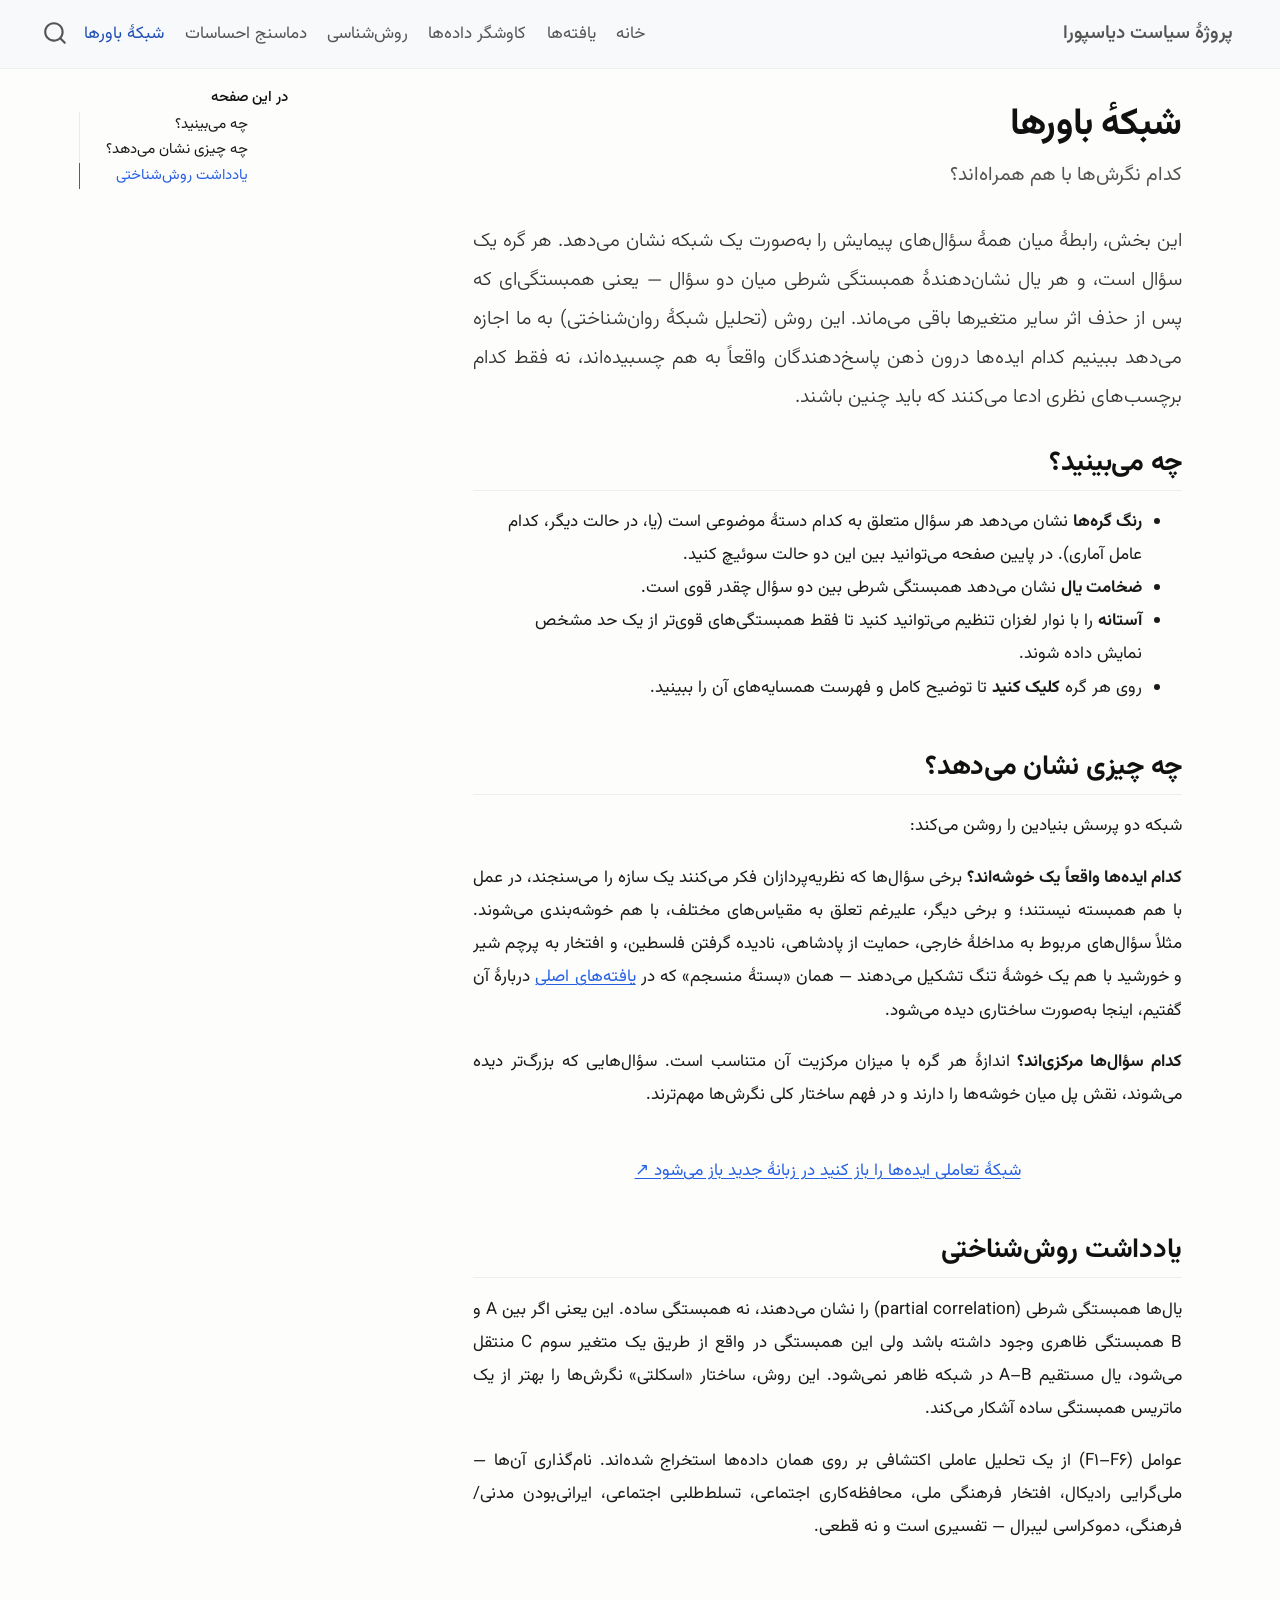
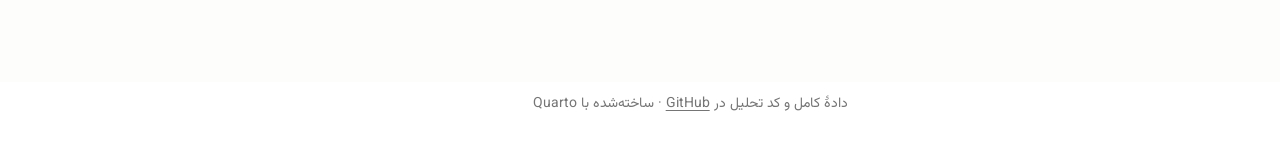
<file: findings/network.html>
<!DOCTYPE html>
<html xmlns="http://www.w3.org/1999/xhtml" lang="fa" xml:lang="fa"><head>

<meta charset="utf-8">
<meta name="generator" content="quarto-1.4.555">

<meta name="viewport" content="width=device-width, initial-scale=1.0, user-scalable=yes">


<title>پروژهٔ سیاست دیاسپورا - شبکهٔ باورها</title>
<style>
code{white-space: pre-wrap;}
span.smallcaps{font-variant: small-caps;}
div.columns{display: flex; gap: min(4vw, 1.5em);}
div.column{flex: auto; overflow-x: auto;}
div.hanging-indent{margin-left: 1.5em; text-indent: -1.5em;}
ul.task-list{list-style: none;}
ul.task-list li input[type="checkbox"] {
  width: 0.8em;
  margin: 0 0.8em 0.2em -1em; /* quarto-specific, see https://github.com/quarto-dev/quarto-cli/issues/4556 */ 
  vertical-align: middle;
}
</style>


<script src="../site_libs/quarto-nav/quarto-nav.js"></script>
<script src="../site_libs/clipboard/clipboard.min.js"></script>
<script src="../site_libs/quarto-search/autocomplete.umd.js"></script>
<script src="../site_libs/quarto-search/fuse.min.js"></script>
<script src="../site_libs/quarto-search/quarto-search.js"></script>
<meta name="quarto:offset" content="../">
<script src="../site_libs/quarto-html/quarto.js"></script>
<script src="../site_libs/quarto-html/popper.min.js"></script>
<script src="../site_libs/quarto-html/tippy.umd.min.js"></script>
<script src="../site_libs/quarto-html/anchor.min.js"></script>
<link href="../site_libs/quarto-html/tippy.css" rel="stylesheet">
<link href="../site_libs/quarto-html/quarto-syntax-highlighting.css" rel="stylesheet" id="quarto-text-highlighting-styles">
<script src="../site_libs/bootstrap/bootstrap.min.js"></script>
<link href="../site_libs/bootstrap/bootstrap-icons.css" rel="stylesheet">
<link href="../site_libs/bootstrap/bootstrap.min.css" rel="stylesheet" id="quarto-bootstrap" data-mode="light">
<script id="quarto-search-options" type="application/json">{
  "location": "navbar",
  "copy-button": false,
  "collapse-after": 3,
  "panel-placement": "end",
  "type": "overlay",
  "limit": 50,
  "keyboard-shortcut": [
    "f",
    "/",
    "s"
  ],
  "show-item-context": false,
  "language": {
    "search-no-results-text": "No results",
    "search-matching-documents-text": "matching documents",
    "search-copy-link-title": "Copy link to search",
    "search-hide-matches-text": "Hide additional matches",
    "search-more-match-text": "more match in this document",
    "search-more-matches-text": "more matches in this document",
    "search-clear-button-title": "Clear",
    "search-text-placeholder": "",
    "search-detached-cancel-button-title": "Cancel",
    "search-submit-button-title": "Submit",
    "search-label": "Search"
  }
}</script>
<style>html{ scroll-behavior: smooth; }</style>


<link rel="stylesheet" href="../styles.css">
</head>

<body class="nav-fixed">

<div id="quarto-search-results"></div>
  <header id="quarto-header" class="headroom fixed-top">
    <nav class="navbar navbar-expand-lg " data-bs-theme="dark">
      <div class="navbar-container container-fluid">
      <div class="navbar-brand-container mx-auto">
    <a class="navbar-brand" href="../index.html">
    <span class="navbar-title">پروژهٔ سیاست دیاسپورا</span>
    </a>
  </div>
            <div id="quarto-search" class="" title="Search"></div>
          <button class="navbar-toggler" type="button" data-bs-toggle="collapse" data-bs-target="#navbarCollapse" aria-controls="navbarCollapse" aria-expanded="false" aria-label="Toggle navigation" onclick="if (window.quartoToggleHeadroom) { window.quartoToggleHeadroom(); }">
  <span class="navbar-toggler-icon"></span>
</button>
          <div class="collapse navbar-collapse" id="navbarCollapse">
            <ul class="navbar-nav navbar-nav-scroll me-auto">
  <li class="nav-item">
    <a class="nav-link" href="../index.html"> 
<span class="menu-text">خانه</span></a>
  </li>  
  <li class="nav-item">
    <a class="nav-link" href="../findings/main-findings.html"> 
<span class="menu-text">یافته‌ها</span></a>
  </li>  
  <li class="nav-item">
    <a class="nav-link" href="../explorer.html"> 
<span class="menu-text">کاوشگر داده‌ها</span></a>
  </li>  
  <li class="nav-item">
    <a class="nav-link" href="../methods.html"> 
<span class="menu-text">روش‌شناسی</span></a>
  </li>  
  <li class="nav-item">
    <a class="nav-link" href="../findings/thermometers.html"> 
<span class="menu-text">دماسنج احساسات</span></a>
  </li>  
  <li class="nav-item">
    <a class="nav-link active" href="../findings/network.html" aria-current="page"> 
<span class="menu-text">شبکهٔ باورها</span></a>
  </li>  
</ul>
          </div> <!-- /navcollapse -->
          <div class="quarto-navbar-tools">
</div>
      </div> <!-- /container-fluid -->
    </nav>
</header>
<!-- content -->
<div id="quarto-content" class="quarto-container page-columns page-rows-contents page-layout-full page-navbar">
<!-- sidebar -->
<!-- margin-sidebar -->
    <div id="quarto-margin-sidebar" class="sidebar margin-sidebar">
        <nav id="TOC" role="doc-toc" class="toc-active">
    <h2 id="toc-title">در این صفحه</h2>
   
  <ul>
  <li><a href="#چه-میبینید" id="toc-چه-میبینید" class="nav-link active" data-scroll-target="#چه-میبینید">چه می‌بینید؟</a></li>
  <li><a href="#چه-چیزی-نشان-میدهد" id="toc-چه-چیزی-نشان-میدهد" class="nav-link" data-scroll-target="#چه-چیزی-نشان-میدهد">چه چیزی نشان می‌دهد؟</a></li>
  <li><a href="#یادداشت-روششناختی" id="toc-یادداشت-روششناختی" class="nav-link" data-scroll-target="#یادداشت-روششناختی">یادداشت روش‌شناختی</a></li>
  </ul>
</nav>
    </div>
<!-- main -->
<main class="content column-page-left" id="quarto-document-content">

<header id="title-block-header" class="quarto-title-block default">
<div class="quarto-title">
<h1 class="title">شبکهٔ باورها</h1>
<p class="subtitle lead">کدام نگرش‌ها با هم همراه‌اند؟</p>
</div>



<div class="quarto-title-meta column-page-left">

    
  
    
  </div>
  


</header>


<div class="lead">
<p>این بخش، رابطهٔ میان همهٔ سؤال‌های پیمایش را به‌صورت یک شبکه نشان می‌دهد. هر گره یک سؤال است، و هر یال نشان‌دهندهٔ همبستگی شرطی میان دو سؤال — یعنی همبستگی‌ای که پس از حذف اثر سایر متغیرها باقی می‌ماند. این روش (تحلیل شبکهٔ روان‌شناختی) به ما اجازه می‌دهد ببینیم کدام ایده‌ها درون ذهن پاسخ‌دهندگان واقعاً به هم چسبیده‌اند، نه فقط کدام برچسب‌های نظری ادعا می‌کنند که باید چنین باشند.</p>
</div>
<section id="چه-میبینید" class="level2">
<h2 class="anchored" data-anchor-id="چه-میبینید">چه می‌بینید؟</h2>
<ul>
<li><strong>رنگ گره‌ها</strong> نشان می‌دهد هر سؤال متعلق به کدام دستهٔ موضوعی است (یا، در حالت دیگر، کدام عامل آماری). در پایین صفحه می‌توانید بین این دو حالت سوئیچ کنید.</li>
<li><strong>ضخامت یال</strong> نشان می‌دهد همبستگی شرطی بین دو سؤال چقدر قوی است.</li>
<li><strong>آستانه</strong> را با نوار لغزان تنظیم می‌توانید کنید تا فقط همبستگی‌های قوی‌تر از یک حد مشخص نمایش داده شوند.</li>
<li>روی هر گره <strong>کلیک کنید</strong> تا توضیح کامل و فهرست همسایه‌های آن را ببینید.</li>
</ul>
</section>
<section id="چه-چیزی-نشان-میدهد" class="level2">
<h2 class="anchored" data-anchor-id="چه-چیزی-نشان-میدهد">چه چیزی نشان می‌دهد؟</h2>
<p>شبکه دو پرسش بنیادین را روشن می‌کند:</p>
<p><strong>کدام ایده‌ها واقعاً یک خوشه‌اند؟</strong> برخی سؤال‌ها که نظریه‌پردازان فکر می‌کنند یک سازه را می‌سنجند، در عمل با هم همبسته نیستند؛ و برخی دیگر، علیرغم تعلق به مقیاس‌های مختلف، با هم خوشه‌بندی می‌شوند. مثلاً سؤال‌های مربوط به مداخلهٔ خارجی، حمایت از پادشاهی، نادیده گرفتن فلسطین، و افتخار به پرچم شیر و خورشید با هم یک خوشهٔ تنگ تشکیل می‌دهند — همان «بستهٔ منسجم» که در <a href="../findings/main-findings.html">یافته‌های اصلی</a> دربارهٔ آن گفتیم، اینجا به‌صورت ساختاری دیده می‌شود.</p>
<p><strong>کدام سؤال‌ها مرکزی‌اند؟</strong> اندازهٔ هر گره با میزان مرکزیت آن متناسب است. سؤال‌هایی که بزرگ‌تر دیده می‌شوند، نقش پل میان خوشه‌ها را دارند و در فهم ساختار کلی نگرش‌ها مهم‌ترند.</p>
<div style="margin-top: 2.5rem; text-align: center;">
  <a href="network_widget.html" target="_blank" rel="noopener" class="widget-launch">
    <span class="widget-launch-title">شبکهٔ تعاملی ایده‌ها را باز کنید</span>
    <span class="widget-launch-sub">در زبانهٔ جدید باز می‌شود ↗</span>
  </a>
</div>
</section>
<section id="یادداشت-روششناختی" class="level2">
<h2 class="anchored" data-anchor-id="یادداشت-روششناختی">یادداشت روش‌شناختی</h2>
<p>یال‌ها همبستگی شرطی (partial correlation) را نشان می‌دهند، نه همبستگی ساده. این یعنی اگر بین A و B همبستگی ظاهری وجود داشته باشد ولی این همبستگی در واقع از طریق یک متغیر سوم C منتقل می‌شود، یال مستقیم A–B در شبکه ظاهر نمی‌شود. این روش، ساختار «اسکلتی» نگرش‌ها را بهتر از یک ماتریس همبستگی ساده آشکار می‌کند.</p>
<p>عوامل (F1–F6) از یک تحلیل عاملی اکتشافی بر روی همان داده‌ها استخراج شده‌اند. نام‌گذاری آن‌ها — ملی‌گرایی رادیکال، افتخار فرهنگی ملی، محافظه‌کاری اجتماعی، تسلط‌طلبی اجتماعی، ایرانی‌بودن مدنی/فرهنگی، دموکراسی لیبرال — تفسیری است و نه قطعی.</p>


</section>

</main> <!-- /main -->
<script id="quarto-html-after-body" type="application/javascript">
window.document.addEventListener("DOMContentLoaded", function (event) {
  const toggleBodyColorMode = (bsSheetEl) => {
    const mode = bsSheetEl.getAttribute("data-mode");
    const bodyEl = window.document.querySelector("body");
    if (mode === "dark") {
      bodyEl.classList.add("quarto-dark");
      bodyEl.classList.remove("quarto-light");
    } else {
      bodyEl.classList.add("quarto-light");
      bodyEl.classList.remove("quarto-dark");
    }
  }
  const toggleBodyColorPrimary = () => {
    const bsSheetEl = window.document.querySelector("link#quarto-bootstrap");
    if (bsSheetEl) {
      toggleBodyColorMode(bsSheetEl);
    }
  }
  toggleBodyColorPrimary();  
  const icon = "";
  const anchorJS = new window.AnchorJS();
  anchorJS.options = {
    placement: 'right',
    icon: icon
  };
  anchorJS.add('.anchored');
  const isCodeAnnotation = (el) => {
    for (const clz of el.classList) {
      if (clz.startsWith('code-annotation-')) {                     
        return true;
      }
    }
    return false;
  }
  const clipboard = new window.ClipboardJS('.code-copy-button', {
    text: function(trigger) {
      const codeEl = trigger.previousElementSibling.cloneNode(true);
      for (const childEl of codeEl.children) {
        if (isCodeAnnotation(childEl)) {
          childEl.remove();
        }
      }
      return codeEl.innerText;
    }
  });
  clipboard.on('success', function(e) {
    // button target
    const button = e.trigger;
    // don't keep focus
    button.blur();
    // flash "checked"
    button.classList.add('code-copy-button-checked');
    var currentTitle = button.getAttribute("title");
    button.setAttribute("title", "Copied!");
    let tooltip;
    if (window.bootstrap) {
      button.setAttribute("data-bs-toggle", "tooltip");
      button.setAttribute("data-bs-placement", "left");
      button.setAttribute("data-bs-title", "Copied!");
      tooltip = new bootstrap.Tooltip(button, 
        { trigger: "manual", 
          customClass: "code-copy-button-tooltip",
          offset: [0, -8]});
      tooltip.show();    
    }
    setTimeout(function() {
      if (tooltip) {
        tooltip.hide();
        button.removeAttribute("data-bs-title");
        button.removeAttribute("data-bs-toggle");
        button.removeAttribute("data-bs-placement");
      }
      button.setAttribute("title", currentTitle);
      button.classList.remove('code-copy-button-checked');
    }, 1000);
    // clear code selection
    e.clearSelection();
  });
    var localhostRegex = new RegExp(/^(?:http|https):\/\/localhost\:?[0-9]*\//);
    var mailtoRegex = new RegExp(/^mailto:/);
      var filterRegex = new RegExp("https:\/\/The-Iran-Circle\.github\.io\/iranians_polarization\/");
    var isInternal = (href) => {
        return filterRegex.test(href) || localhostRegex.test(href) || mailtoRegex.test(href);
    }
    // Inspect non-navigation links and adorn them if external
 	var links = window.document.querySelectorAll('a[href]:not(.nav-link):not(.navbar-brand):not(.toc-action):not(.sidebar-link):not(.sidebar-item-toggle):not(.pagination-link):not(.no-external):not([aria-hidden]):not(.dropdown-item):not(.quarto-navigation-tool)');
    for (var i=0; i<links.length; i++) {
      const link = links[i];
      if (!isInternal(link.href)) {
        // undo the damage that might have been done by quarto-nav.js in the case of
        // links that we want to consider external
        if (link.dataset.originalHref !== undefined) {
          link.href = link.dataset.originalHref;
        }
      }
    }
  function tippyHover(el, contentFn, onTriggerFn, onUntriggerFn) {
    const config = {
      allowHTML: true,
      maxWidth: 500,
      delay: 100,
      arrow: false,
      appendTo: function(el) {
          return el.parentElement;
      },
      interactive: true,
      interactiveBorder: 10,
      theme: 'quarto',
      placement: 'bottom-start',
    };
    if (contentFn) {
      config.content = contentFn;
    }
    if (onTriggerFn) {
      config.onTrigger = onTriggerFn;
    }
    if (onUntriggerFn) {
      config.onUntrigger = onUntriggerFn;
    }
    window.tippy(el, config); 
  }
  const noterefs = window.document.querySelectorAll('a[role="doc-noteref"]');
  for (var i=0; i<noterefs.length; i++) {
    const ref = noterefs[i];
    tippyHover(ref, function() {
      // use id or data attribute instead here
      let href = ref.getAttribute('data-footnote-href') || ref.getAttribute('href');
      try { href = new URL(href).hash; } catch {}
      const id = href.replace(/^#\/?/, "");
      const note = window.document.getElementById(id);
      if (note) {
        return note.innerHTML;
      } else {
        return "";
      }
    });
  }
  const xrefs = window.document.querySelectorAll('a.quarto-xref');
  const processXRef = (id, note) => {
    // Strip column container classes
    const stripColumnClz = (el) => {
      el.classList.remove("page-full", "page-columns");
      if (el.children) {
        for (const child of el.children) {
          stripColumnClz(child);
        }
      }
    }
    stripColumnClz(note)
    if (id === null || id.startsWith('sec-')) {
      // Special case sections, only their first couple elements
      const container = document.createElement("div");
      if (note.children && note.children.length > 2) {
        container.appendChild(note.children[0].cloneNode(true));
        for (let i = 1; i < note.children.length; i++) {
          const child = note.children[i];
          if (child.tagName === "P" && child.innerText === "") {
            continue;
          } else {
            container.appendChild(child.cloneNode(true));
            break;
          }
        }
        if (window.Quarto?.typesetMath) {
          window.Quarto.typesetMath(container);
        }
        return container.innerHTML
      } else {
        if (window.Quarto?.typesetMath) {
          window.Quarto.typesetMath(note);
        }
        return note.innerHTML;
      }
    } else {
      // Remove any anchor links if they are present
      const anchorLink = note.querySelector('a.anchorjs-link');
      if (anchorLink) {
        anchorLink.remove();
      }
      if (window.Quarto?.typesetMath) {
        window.Quarto.typesetMath(note);
      }
      // TODO in 1.5, we should make sure this works without a callout special case
      if (note.classList.contains("callout")) {
        return note.outerHTML;
      } else {
        return note.innerHTML;
      }
    }
  }
  for (var i=0; i<xrefs.length; i++) {
    const xref = xrefs[i];
    tippyHover(xref, undefined, function(instance) {
      instance.disable();
      let url = xref.getAttribute('href');
      let hash = undefined; 
      if (url.startsWith('#')) {
        hash = url;
      } else {
        try { hash = new URL(url).hash; } catch {}
      }
      if (hash) {
        const id = hash.replace(/^#\/?/, "");
        const note = window.document.getElementById(id);
        if (note !== null) {
          try {
            const html = processXRef(id, note.cloneNode(true));
            instance.setContent(html);
          } finally {
            instance.enable();
            instance.show();
          }
        } else {
          // See if we can fetch this
          fetch(url.split('#')[0])
          .then(res => res.text())
          .then(html => {
            const parser = new DOMParser();
            const htmlDoc = parser.parseFromString(html, "text/html");
            const note = htmlDoc.getElementById(id);
            if (note !== null) {
              const html = processXRef(id, note);
              instance.setContent(html);
            } 
          }).finally(() => {
            instance.enable();
            instance.show();
          });
        }
      } else {
        // See if we can fetch a full url (with no hash to target)
        // This is a special case and we should probably do some content thinning / targeting
        fetch(url)
        .then(res => res.text())
        .then(html => {
          const parser = new DOMParser();
          const htmlDoc = parser.parseFromString(html, "text/html");
          const note = htmlDoc.querySelector('main.content');
          if (note !== null) {
            // This should only happen for chapter cross references
            // (since there is no id in the URL)
            // remove the first header
            if (note.children.length > 0 && note.children[0].tagName === "HEADER") {
              note.children[0].remove();
            }
            const html = processXRef(null, note);
            instance.setContent(html);
          } 
        }).finally(() => {
          instance.enable();
          instance.show();
        });
      }
    }, function(instance) {
    });
  }
      let selectedAnnoteEl;
      const selectorForAnnotation = ( cell, annotation) => {
        let cellAttr = 'data-code-cell="' + cell + '"';
        let lineAttr = 'data-code-annotation="' +  annotation + '"';
        const selector = 'span[' + cellAttr + '][' + lineAttr + ']';
        return selector;
      }
      const selectCodeLines = (annoteEl) => {
        const doc = window.document;
        const targetCell = annoteEl.getAttribute("data-target-cell");
        const targetAnnotation = annoteEl.getAttribute("data-target-annotation");
        const annoteSpan = window.document.querySelector(selectorForAnnotation(targetCell, targetAnnotation));
        const lines = annoteSpan.getAttribute("data-code-lines").split(",");
        const lineIds = lines.map((line) => {
          return targetCell + "-" + line;
        })
        let top = null;
        let height = null;
        let parent = null;
        if (lineIds.length > 0) {
            //compute the position of the single el (top and bottom and make a div)
            const el = window.document.getElementById(lineIds[0]);
            top = el.offsetTop;
            height = el.offsetHeight;
            parent = el.parentElement.parentElement;
          if (lineIds.length > 1) {
            const lastEl = window.document.getElementById(lineIds[lineIds.length - 1]);
            const bottom = lastEl.offsetTop + lastEl.offsetHeight;
            height = bottom - top;
          }
          if (top !== null && height !== null && parent !== null) {
            // cook up a div (if necessary) and position it 
            let div = window.document.getElementById("code-annotation-line-highlight");
            if (div === null) {
              div = window.document.createElement("div");
              div.setAttribute("id", "code-annotation-line-highlight");
              div.style.position = 'absolute';
              parent.appendChild(div);
            }
            div.style.top = top - 2 + "px";
            div.style.height = height + 4 + "px";
            div.style.left = 0;
            let gutterDiv = window.document.getElementById("code-annotation-line-highlight-gutter");
            if (gutterDiv === null) {
              gutterDiv = window.document.createElement("div");
              gutterDiv.setAttribute("id", "code-annotation-line-highlight-gutter");
              gutterDiv.style.position = 'absolute';
              const codeCell = window.document.getElementById(targetCell);
              const gutter = codeCell.querySelector('.code-annotation-gutter');
              gutter.appendChild(gutterDiv);
            }
            gutterDiv.style.top = top - 2 + "px";
            gutterDiv.style.height = height + 4 + "px";
          }
          selectedAnnoteEl = annoteEl;
        }
      };
      const unselectCodeLines = () => {
        const elementsIds = ["code-annotation-line-highlight", "code-annotation-line-highlight-gutter"];
        elementsIds.forEach((elId) => {
          const div = window.document.getElementById(elId);
          if (div) {
            div.remove();
          }
        });
        selectedAnnoteEl = undefined;
      };
        // Handle positioning of the toggle
    window.addEventListener(
      "resize",
      throttle(() => {
        elRect = undefined;
        if (selectedAnnoteEl) {
          selectCodeLines(selectedAnnoteEl);
        }
      }, 10)
    );
    function throttle(fn, ms) {
    let throttle = false;
    let timer;
      return (...args) => {
        if(!throttle) { // first call gets through
            fn.apply(this, args);
            throttle = true;
        } else { // all the others get throttled
            if(timer) clearTimeout(timer); // cancel #2
            timer = setTimeout(() => {
              fn.apply(this, args);
              timer = throttle = false;
            }, ms);
        }
      };
    }
      // Attach click handler to the DT
      const annoteDls = window.document.querySelectorAll('dt[data-target-cell]');
      for (const annoteDlNode of annoteDls) {
        annoteDlNode.addEventListener('click', (event) => {
          const clickedEl = event.target;
          if (clickedEl !== selectedAnnoteEl) {
            unselectCodeLines();
            const activeEl = window.document.querySelector('dt[data-target-cell].code-annotation-active');
            if (activeEl) {
              activeEl.classList.remove('code-annotation-active');
            }
            selectCodeLines(clickedEl);
            clickedEl.classList.add('code-annotation-active');
          } else {
            // Unselect the line
            unselectCodeLines();
            clickedEl.classList.remove('code-annotation-active');
          }
        });
      }
  const findCites = (el) => {
    const parentEl = el.parentElement;
    if (parentEl) {
      const cites = parentEl.dataset.cites;
      if (cites) {
        return {
          el,
          cites: cites.split(' ')
        };
      } else {
        return findCites(el.parentElement)
      }
    } else {
      return undefined;
    }
  };
  var bibliorefs = window.document.querySelectorAll('a[role="doc-biblioref"]');
  for (var i=0; i<bibliorefs.length; i++) {
    const ref = bibliorefs[i];
    const citeInfo = findCites(ref);
    if (citeInfo) {
      tippyHover(citeInfo.el, function() {
        var popup = window.document.createElement('div');
        citeInfo.cites.forEach(function(cite) {
          var citeDiv = window.document.createElement('div');
          citeDiv.classList.add('hanging-indent');
          citeDiv.classList.add('csl-entry');
          var biblioDiv = window.document.getElementById('ref-' + cite);
          if (biblioDiv) {
            citeDiv.innerHTML = biblioDiv.innerHTML;
          }
          popup.appendChild(citeDiv);
        });
        return popup.innerHTML;
      });
    }
  }
});
</script>
</div> <!-- /content -->
<footer class="footer">
  <div class="nav-footer">
    <div class="nav-footer-left">
      &nbsp;
    </div>   
    <div class="nav-footer-center">
<p>دادهٔ کامل و کد تحلیل در <a href="https://github.com/">GitHub</a> · ساخته‌شده با Quarto</p>
</div>
    <div class="nav-footer-right">
      &nbsp;
    </div>
  </div>
</footer>




<script src="../site_libs/quarto-html/zenscroll-min.js"></script>
</body></html>
</file>
<file: site_libs/quarto-html/tippy.css>
.tippy-box[data-animation=fade][data-state=hidden]{opacity:0}[data-tippy-root]{max-width:calc(100vw - 10px)}.tippy-box{position:relative;background-color:#333;color:#fff;border-radius:4px;font-size:14px;line-height:1.4;white-space:normal;outline:0;transition-property:transform,visibility,opacity}.tippy-box[data-placement^=top]>.tippy-arrow{bottom:0}.tippy-box[data-placement^=top]>.tippy-arrow:before{bottom:-7px;left:0;border-width:8px 8px 0;border-top-color:initial;transform-origin:center top}.tippy-box[data-placement^=bottom]>.tippy-arrow{top:0}.tippy-box[data-placement^=bottom]>.tippy-arrow:before{top:-7px;left:0;border-width:0 8px 8px;border-bottom-color:initial;transform-origin:center bottom}.tippy-box[data-placement^=left]>.tippy-arrow{right:0}.tippy-box[data-placement^=left]>.tippy-arrow:before{border-width:8px 0 8px 8px;border-left-color:initial;right:-7px;transform-origin:center left}.tippy-box[data-placement^=right]>.tippy-arrow{left:0}.tippy-box[data-placement^=right]>.tippy-arrow:before{left:-7px;border-width:8px 8px 8px 0;border-right-color:initial;transform-origin:center right}.tippy-box[data-inertia][data-state=visible]{transition-timing-function:cubic-bezier(.54,1.5,.38,1.11)}.tippy-arrow{width:16px;height:16px;color:#333}.tippy-arrow:before{content:"";position:absolute;border-color:transparent;border-style:solid}.tippy-content{position:relative;padding:5px 9px;z-index:1}
</file>
<file: site_libs/quarto-html/quarto-syntax-highlighting.css>
/* quarto syntax highlight colors */
:root {
  --quarto-hl-ot-color: #003B4F;
  --quarto-hl-at-color: #657422;
  --quarto-hl-ss-color: #20794D;
  --quarto-hl-an-color: #5E5E5E;
  --quarto-hl-fu-color: #4758AB;
  --quarto-hl-st-color: #20794D;
  --quarto-hl-cf-color: #003B4F;
  --quarto-hl-op-color: #5E5E5E;
  --quarto-hl-er-color: #AD0000;
  --quarto-hl-bn-color: #AD0000;
  --quarto-hl-al-color: #AD0000;
  --quarto-hl-va-color: #111111;
  --quarto-hl-bu-color: inherit;
  --quarto-hl-ex-color: inherit;
  --quarto-hl-pp-color: #AD0000;
  --quarto-hl-in-color: #5E5E5E;
  --quarto-hl-vs-color: #20794D;
  --quarto-hl-wa-color: #5E5E5E;
  --quarto-hl-do-color: #5E5E5E;
  --quarto-hl-im-color: #00769E;
  --quarto-hl-ch-color: #20794D;
  --quarto-hl-dt-color: #AD0000;
  --quarto-hl-fl-color: #AD0000;
  --quarto-hl-co-color: #5E5E5E;
  --quarto-hl-cv-color: #5E5E5E;
  --quarto-hl-cn-color: #8f5902;
  --quarto-hl-sc-color: #5E5E5E;
  --quarto-hl-dv-color: #AD0000;
  --quarto-hl-kw-color: #003B4F;
}

/* other quarto variables */
:root {
  --quarto-font-monospace: SFMono-Regular, Menlo, Monaco, Consolas, "Liberation Mono", "Courier New", monospace;
}

pre > code.sourceCode > span {
  color: #003B4F;
}

code span {
  color: #003B4F;
}

code.sourceCode > span {
  color: #003B4F;
}

div.sourceCode,
div.sourceCode pre.sourceCode {
  color: #003B4F;
}

code span.ot {
  color: #003B4F;
  font-style: inherit;
}

code span.at {
  color: #657422;
  font-style: inherit;
}

code span.ss {
  color: #20794D;
  font-style: inherit;
}

code span.an {
  color: #5E5E5E;
  font-style: inherit;
}

code span.fu {
  color: #4758AB;
  font-style: inherit;
}

code span.st {
  color: #20794D;
  font-style: inherit;
}

code span.cf {
  color: #003B4F;
  font-style: inherit;
}

code span.op {
  color: #5E5E5E;
  font-style: inherit;
}

code span.er {
  color: #AD0000;
  font-style: inherit;
}

code span.bn {
  color: #AD0000;
  font-style: inherit;
}

code span.al {
  color: #AD0000;
  font-style: inherit;
}

code span.va {
  color: #111111;
  font-style: inherit;
}

code span.bu {
  font-style: inherit;
}

code span.ex {
  font-style: inherit;
}

code span.pp {
  color: #AD0000;
  font-style: inherit;
}

code span.in {
  color: #5E5E5E;
  font-style: inherit;
}

code span.vs {
  color: #20794D;
  font-style: inherit;
}

code span.wa {
  color: #5E5E5E;
  font-style: italic;
}

code span.do {
  color: #5E5E5E;
  font-style: italic;
}

code span.im {
  color: #00769E;
  font-style: inherit;
}

code span.ch {
  color: #20794D;
  font-style: inherit;
}

code span.dt {
  color: #AD0000;
  font-style: inherit;
}

code span.fl {
  color: #AD0000;
  font-style: inherit;
}

code span.co {
  color: #5E5E5E;
  font-style: inherit;
}

code span.cv {
  color: #5E5E5E;
  font-style: italic;
}

code span.cn {
  color: #8f5902;
  font-style: inherit;
}

code span.sc {
  color: #5E5E5E;
  font-style: inherit;
}

code span.dv {
  color: #AD0000;
  font-style: inherit;
}

code span.kw {
  color: #003B4F;
  font-style: inherit;
}

.prevent-inlining {
  content: "</";
}

/*# sourceMappingURL=debc5d5d77c3f9108843748ff7464032.css.map */
</file>
<file: styles.css>
/* ════════════════════════════════════════════════════════════════════════
   DPP Datapage — Persian-first typography
   ════════════════════════════════════════════════════════════════════════ */

/* Vazirmatn: high-quality free Persian web font (Google Fonts) */
@import url('https://fonts.googleapis.com/css2?family=Vazirmatn:wght@300;400;500;600;700&family=Inter:wght@400;500;600&display=swap');

/* ─── Global RTL + font defaults ──────────────────────────────────────── */
html[lang="fa"], body {
  direction: rtl;
  text-align: right;
}

body {
  font-family: 'Vazirmatn', 'Tahoma', sans-serif;
  font-size: 17px;
  line-height: 1.95;          /* Persian needs more leading than Latin */
  color: #1a1a1a;
  background: #fdfdfc;
  font-feature-settings: "ss01", "ss02";
}

/* ─── Headings ────────────────────────────────────────────────────────── */
h1, h2, h3, h4, h5, h6 {
  font-family: 'Vazirmatn', sans-serif;
  font-weight: 700;
  line-height: 1.4;
  color: #111;
  letter-spacing: -0.01em;
}

h1 { font-size: 2.2rem; margin-top: 0; margin-bottom: 1rem; }
h2 { font-size: 1.6rem; margin-top: 2.6rem; margin-bottom: 0.9rem;
     border-bottom: 1px solid #eee; padding-bottom: 0.4rem; }
h3 { font-size: 1.25rem; margin-top: 2rem; }

/* ─── Body prose ──────────────────────────────────────────────────────── */
.quarto-title-block .quarto-title { font-size: 2.4rem; font-weight: 700; }
.quarto-title-block .subtitle { font-size: 1.15rem; color: #555; font-weight: 400; }

p {
  text-align: justify;
  text-justify: inter-word;
  margin-bottom: 1.1rem;
}

/* lead paragraph (first paragraph after a heading, or .lead class) */
.lead {
  font-size: 1.15rem;
  color: #333;
  line-height: 2.0;
  margin-bottom: 1.6rem;
}

/* pull-quote / callout box for key findings */
.finding {
  border-right: 4px solid #c0392b;
  background: #fbf6f5;
  padding: 1.1rem 1.3rem;
  margin: 1.6rem 0;
  border-radius: 4px;
  font-size: 1.05rem;
}
.finding strong { color: #8e1f15; }

/* ─── Numbers and inline data: use Latin font, slight tweak ───────────── */
.num, code, pre, kbd, samp {
  font-family: 'Inter', 'SF Mono', Menlo, monospace;
  font-feature-settings: "tnum";
  direction: ltr;
  unicode-bidi: isolate;
}

/* Inline Latin numerals inside Persian prose — preserve readability */
.num {
  font-family: 'Inter', sans-serif;
  font-size: 0.96em;
  font-weight: 500;
  color: #2c3e50;
  white-space: nowrap;
}

/* ─── Layout width ─────────────────────────────────────────────────────── */
main.content {
  max-width: 760px;
  padding: 2.5rem 1.5rem;
}

/* widget pages can go wider */
main.content.full-width { max-width: 1100px; }

/* ─── Navbar ──────────────────────────────────────────────────────────── */
.navbar {
  font-family: 'Vazirmatn', sans-serif;
  border-bottom: 1px solid #eee;
}
.navbar-brand { font-weight: 600; font-size: 1.1rem; }

/* ─── TOC (table of contents) ─────────────────────────────────────────── */
#TOC, .toc-active {
  font-size: 0.92rem;
  line-height: 1.7;
}

/* ─── Widget container ─────────────────────────────────────────────────── */
.widget {
  background: #fff;
  border: 1px solid #e8e8e6;
  border-radius: 8px;
  padding: 1.5rem;
  margin: 2rem 0;
  box-shadow: 0 1px 3px rgba(0,0,0,0.04);
}
.widget-controls {
  display: flex;
  gap: 1rem;
  flex-wrap: wrap;
  margin-bottom: 1rem;
  padding-bottom: 1rem;
  border-bottom: 1px dashed #eee;
}
.widget-controls label {
  font-size: 0.95rem;
  color: #555;
  font-weight: 500;
}

/* OJS Inputs.select gets RTL-respecting style */
.observablehq form { direction: rtl; }
.observablehq form > label > div > select { font-family: 'Vazirmatn', sans-serif; font-size: 0.95rem; }

/* ─── Stats readout under the plot ────────────────────────────────────── */
.stats-readout {
  margin-top: 1rem;
  padding: 1rem 1.2rem;
  background: #f7f7f5;
  border-radius: 6px;
  font-size: 0.95rem;
  line-height: 1.8;
}
.stats-readout .effect-large    { color: #c0392b; font-weight: 600; }
.stats-readout .effect-medium   { color: #d68910; font-weight: 600; }
.stats-readout .effect-small    { color: #555;    font-weight: 500; }
.stats-readout .effect-negligible { color: #888;  font-weight: 400; }

.item-question {
  font-size: 1.05rem;
  line-height: 1.8;
  color: #1a1a1a;
  background: #fff;
  border-right: 3px solid #888;
  padding: 0.8rem 1rem;
  margin-bottom: 0.8rem;
  border-radius: 4px;
}

.item-meta {
  font-size: 0.9rem;
  color: #666;
  margin-bottom: 0.5rem;
}

/* ─── Tables ──────────────────────────────────────────────────────────── */
table { font-size: 0.95rem; }
table th { background: #f5f5f3; font-weight: 600; }

/* ─── Chart text override (inside SVG) ─────────────────────────────────── */
/* Plot.plot output uses system-ui by default; let it use Inter for numbers */
svg text { font-family: 'Inter', 'Vazirmatn', sans-serif; }

/* ─── Footer ──────────────────────────────────────────────────────────── */
.page-footer {
  font-size: 0.9rem;
  color: #888;
  border-top: 1px solid #eee;
  padding-top: 1.5rem;
  margin-top: 4rem;
}
.page-footer a { color: #555; }
</file>
